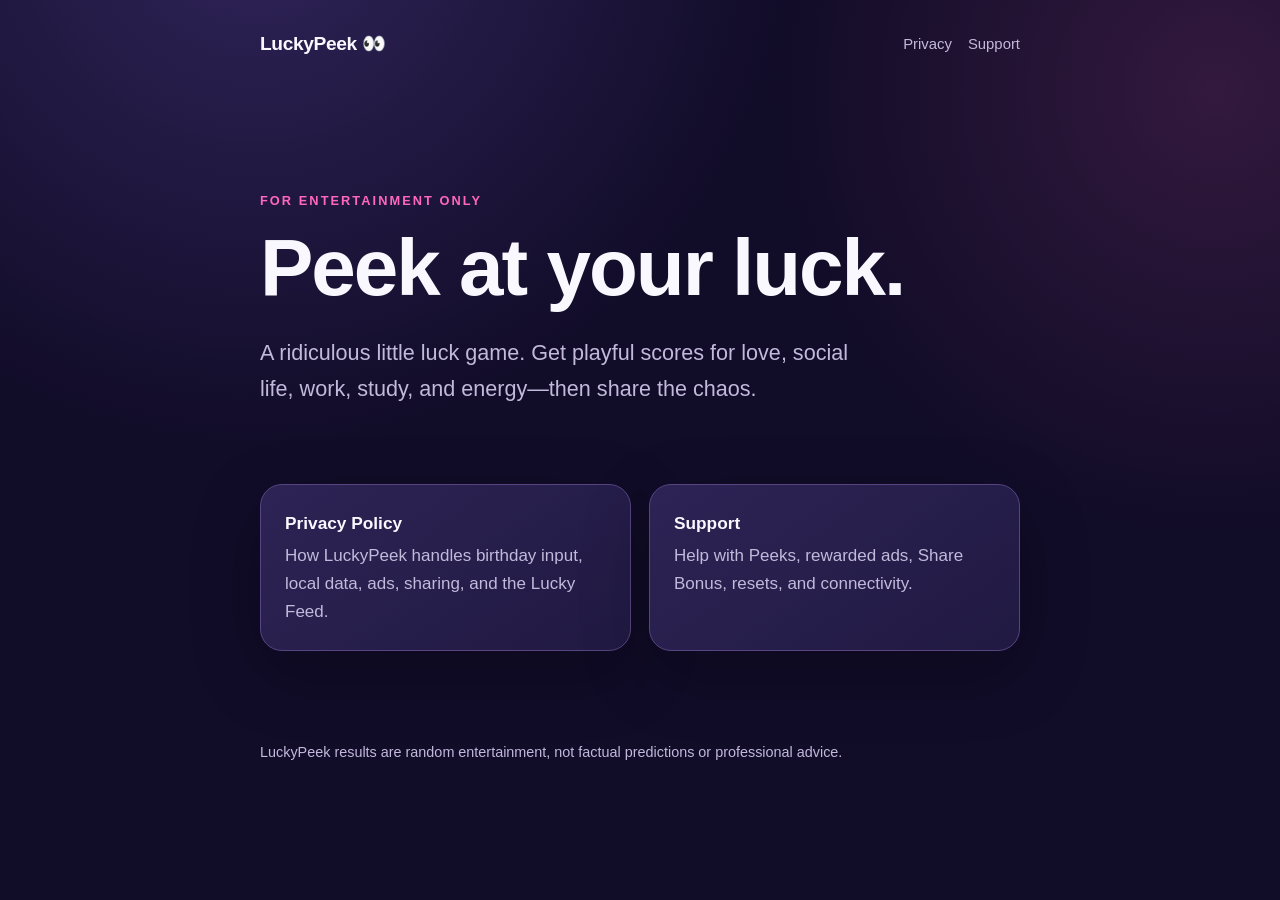
<file: web/index.html>
<!doctype html>
<html lang="en">
<head>
  <meta charset="utf-8">
  <meta name="viewport" content="width=device-width, initial-scale=1">
  <meta name="description" content="LuckyPeek is a playful daily luck game made for entertainment.">
  <title>LuckyPeek 👀</title>
  <link rel="stylesheet" href="./styles.css">
</head>
<body>
  <header class="site-header">
    <a class="brand" href="./">LuckyPeek 👀</a>
    <nav aria-label="Legal and support">
      <a href="./privacy/">Privacy</a>
      <a href="./support/">Support</a>
    </nav>
  </header>
  <main>
    <section class="hero">
      <p class="eyebrow">For entertainment only</p>
      <h1>Peek at your luck.</h1>
      <p class="lede">A ridiculous little luck game. Get playful scores for love, social life, work, study, and energy—then share the chaos.</p>
    </section>
    <section class="link-grid" aria-label="LuckyPeek information">
      <a class="link-card" href="./privacy/">
        <strong>Privacy Policy</strong>
        <span>How LuckyPeek handles birthday input, local data, ads, sharing, and the Lucky Feed.</span>
      </a>
      <a class="link-card" href="./support/">
        <strong>Support</strong>
        <span>Help with Peeks, rewarded ads, Share Bonus, resets, and connectivity.</span>
      </a>
    </section>
  </main>
  <footer class="site-footer">LuckyPeek results are random entertainment, not factual predictions or professional advice.</footer>
</body>
</html>
</file>
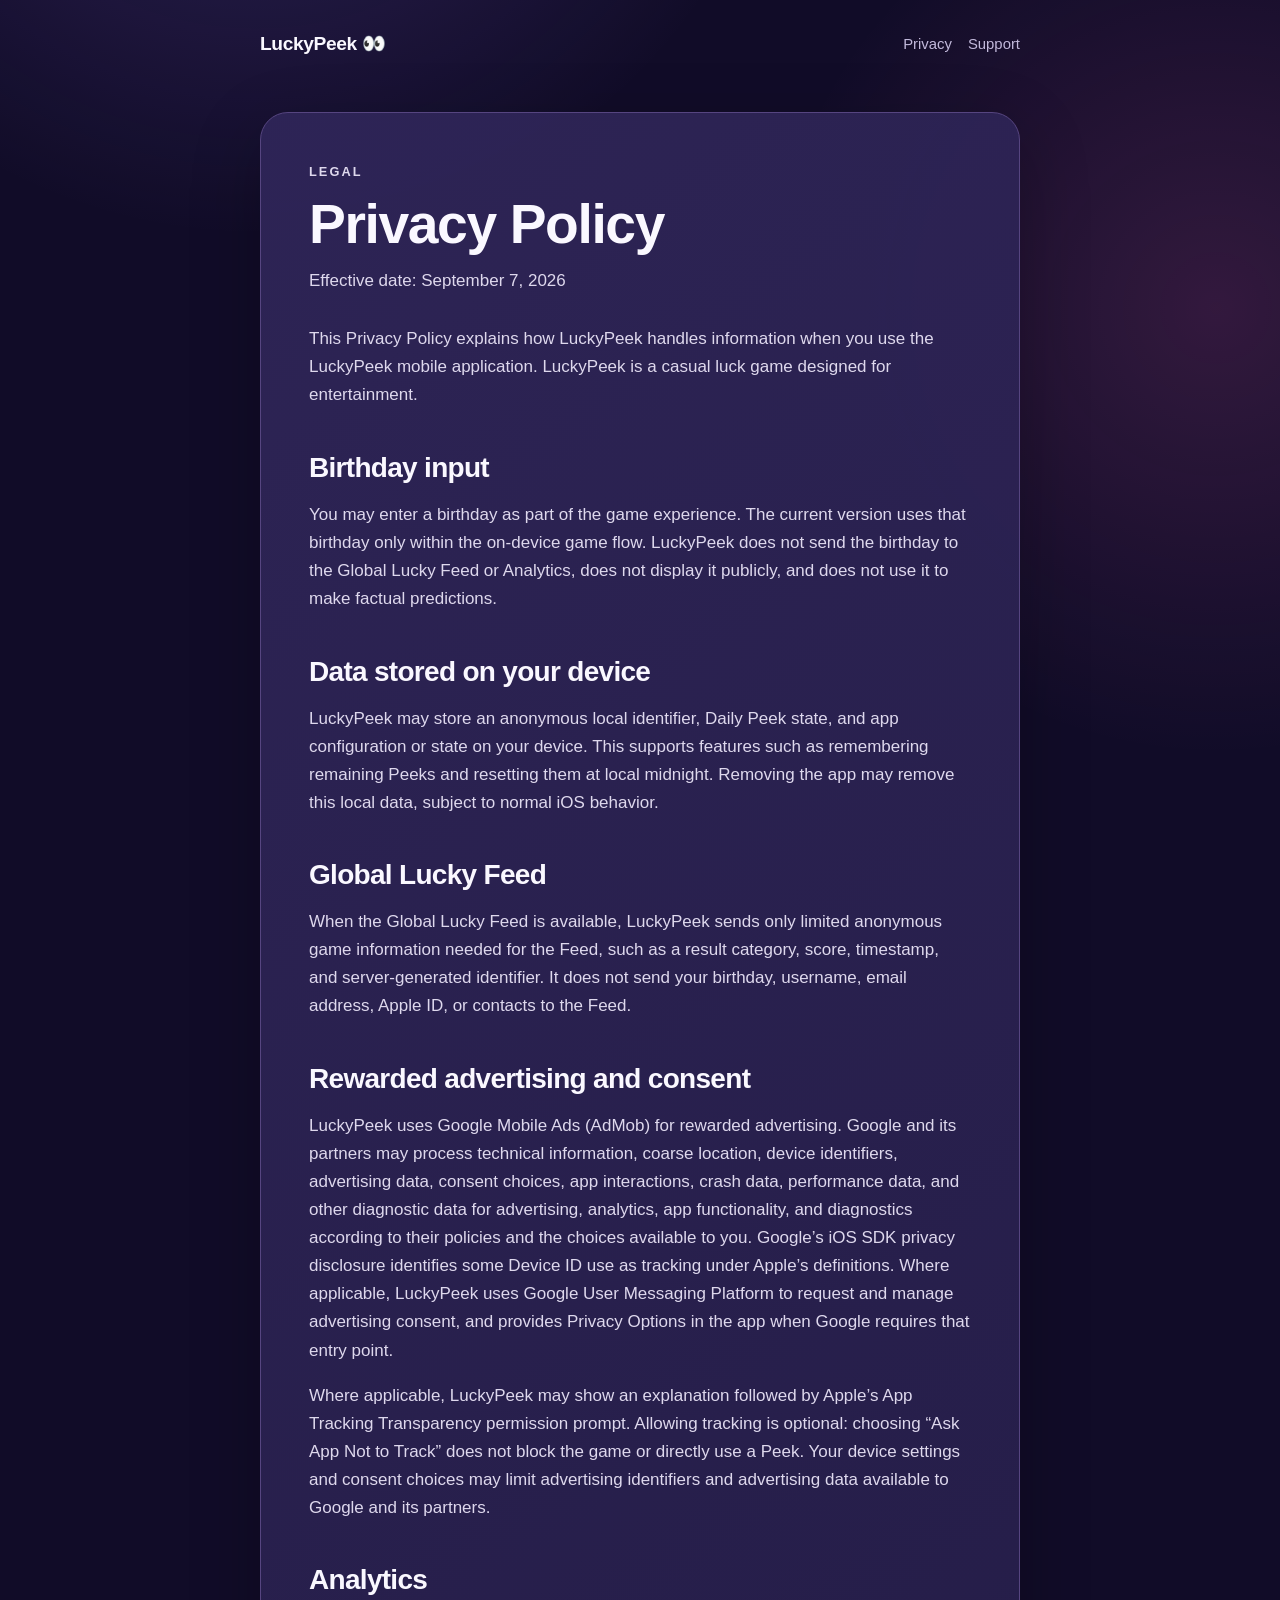
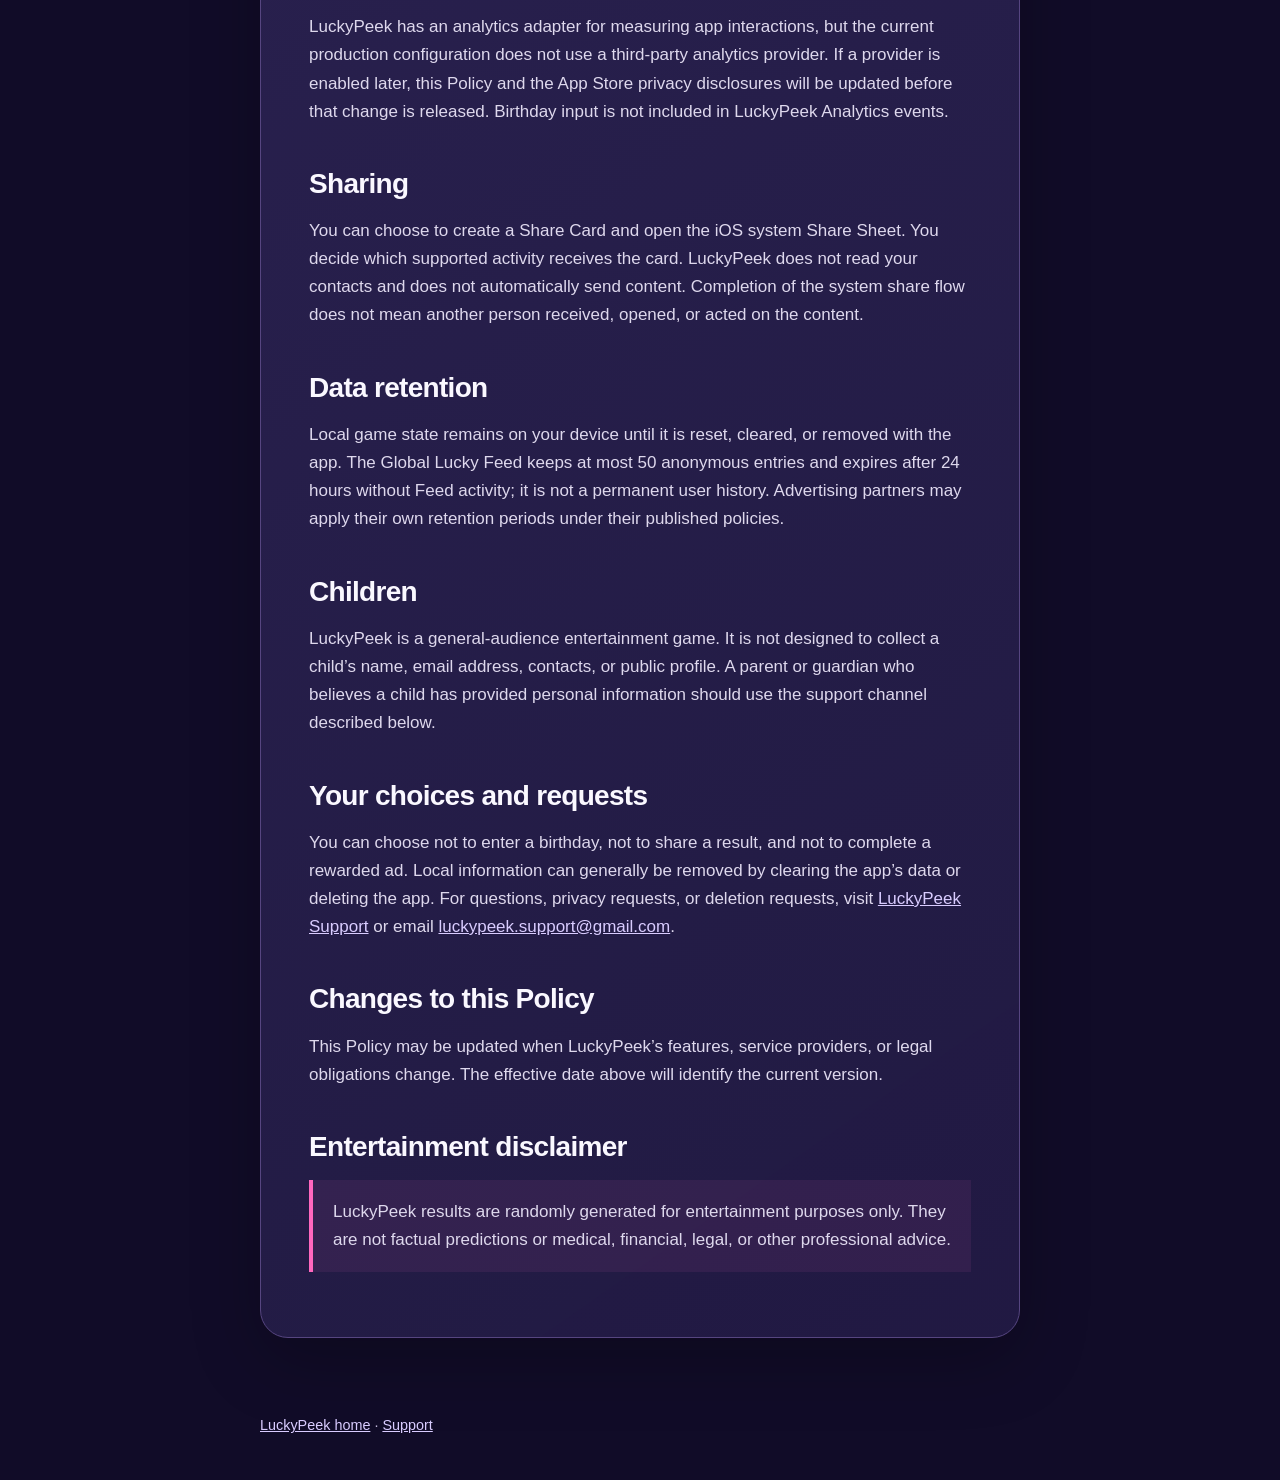
<file: web/privacy/index.html>
<!doctype html>
<html lang="en">
<head>
  <meta charset="utf-8">
  <meta name="viewport" content="width=device-width, initial-scale=1">
  <meta name="description" content="Privacy Policy for the LuckyPeek iOS app.">
  <title>Privacy Policy — LuckyPeek</title>
  <link rel="stylesheet" href="../styles.css">
</head>
<body>
  <header class="site-header">
    <a class="brand" href="../">LuckyPeek 👀</a>
    <nav aria-label="Legal and support">
      <a href="./" aria-current="page">Privacy</a>
      <a href="../support/">Support</a>
    </nav>
  </header>
  <main>
    <article class="document">
      <p class="eyebrow">Legal</p>
      <h1>Privacy Policy</h1>
      <p class="meta">Effective date: September 7, 2026</p>

      <p>This Privacy Policy explains how LuckyPeek handles information when you use the LuckyPeek mobile application. LuckyPeek is a casual luck game designed for entertainment.</p>

      <h2>Birthday input</h2>
      <p>You may enter a birthday as part of the game experience. The current version uses that birthday only within the on-device game flow. LuckyPeek does not send the birthday to the Global Lucky Feed or Analytics, does not display it publicly, and does not use it to make factual predictions.</p>

      <h2>Data stored on your device</h2>
      <p>LuckyPeek may store an anonymous local identifier, Daily Peek state, and app configuration or state on your device. This supports features such as remembering remaining Peeks and resetting them at local midnight. Removing the app may remove this local data, subject to normal iOS behavior.</p>

      <h2>Global Lucky Feed</h2>
      <p>When the Global Lucky Feed is available, LuckyPeek sends only limited anonymous game information needed for the Feed, such as a result category, score, timestamp, and server-generated identifier. It does not send your birthday, username, email address, Apple ID, or contacts to the Feed.</p>

      <h2>Rewarded advertising and consent</h2>
      <p>LuckyPeek uses Google Mobile Ads (AdMob) for rewarded advertising. Google and its partners may process technical information, coarse location, device identifiers, advertising data, consent choices, app interactions, crash data, performance data, and other diagnostic data for advertising, analytics, app functionality, and diagnostics according to their policies and the choices available to you. Google’s iOS SDK privacy disclosure identifies some Device ID use as tracking under Apple’s definitions. Where applicable, LuckyPeek uses Google User Messaging Platform to request and manage advertising consent, and provides Privacy Options in the app when Google requires that entry point.</p>
      <p>Where applicable, LuckyPeek may show an explanation followed by Apple’s App Tracking Transparency permission prompt. Allowing tracking is optional: choosing “Ask App Not to Track” does not block the game or directly use a Peek. Your device settings and consent choices may limit advertising identifiers and advertising data available to Google and its partners.</p>

      <h2>Analytics</h2>
      <p>LuckyPeek has an analytics adapter for measuring app interactions, but the current production configuration does not use a third-party analytics provider. If a provider is enabled later, this Policy and the App Store privacy disclosures will be updated before that change is released. Birthday input is not included in LuckyPeek Analytics events.</p>

      <h2>Sharing</h2>
      <p>You can choose to create a Share Card and open the iOS system Share Sheet. You decide which supported activity receives the card. LuckyPeek does not read your contacts and does not automatically send content. Completion of the system share flow does not mean another person received, opened, or acted on the content.</p>

      <h2>Data retention</h2>
      <p>Local game state remains on your device until it is reset, cleared, or removed with the app. The Global Lucky Feed keeps at most 50 anonymous entries and expires after 24 hours without Feed activity; it is not a permanent user history. Advertising partners may apply their own retention periods under their published policies.</p>

      <h2>Children</h2>
      <p>LuckyPeek is a general-audience entertainment game. It is not designed to collect a child’s name, email address, contacts, or public profile. A parent or guardian who believes a child has provided personal information should use the support channel described below.</p>

      <h2>Your choices and requests</h2>
      <p>You can choose not to enter a birthday, not to share a result, and not to complete a rewarded ad. Local information can generally be removed by clearing the app’s data or deleting the app. For questions, privacy requests, or deletion requests, visit <a href="../support/">LuckyPeek Support</a> or email <a href="mailto:luckypeek.support@gmail.com">luckypeek.support@gmail.com</a>.</p>

      <h2>Changes to this Policy</h2>
      <p>This Policy may be updated when LuckyPeek’s features, service providers, or legal obligations change. The effective date above will identify the current version.</p>

      <h2>Entertainment disclaimer</h2>
      <p class="notice">LuckyPeek results are randomly generated for entertainment purposes only. They are not factual predictions or medical, financial, legal, or other professional advice.</p>
    </article>
  </main>
  <footer class="site-footer"><a href="../">LuckyPeek home</a> · <a href="../support/">Support</a></footer>
</body>
</html>
</file>
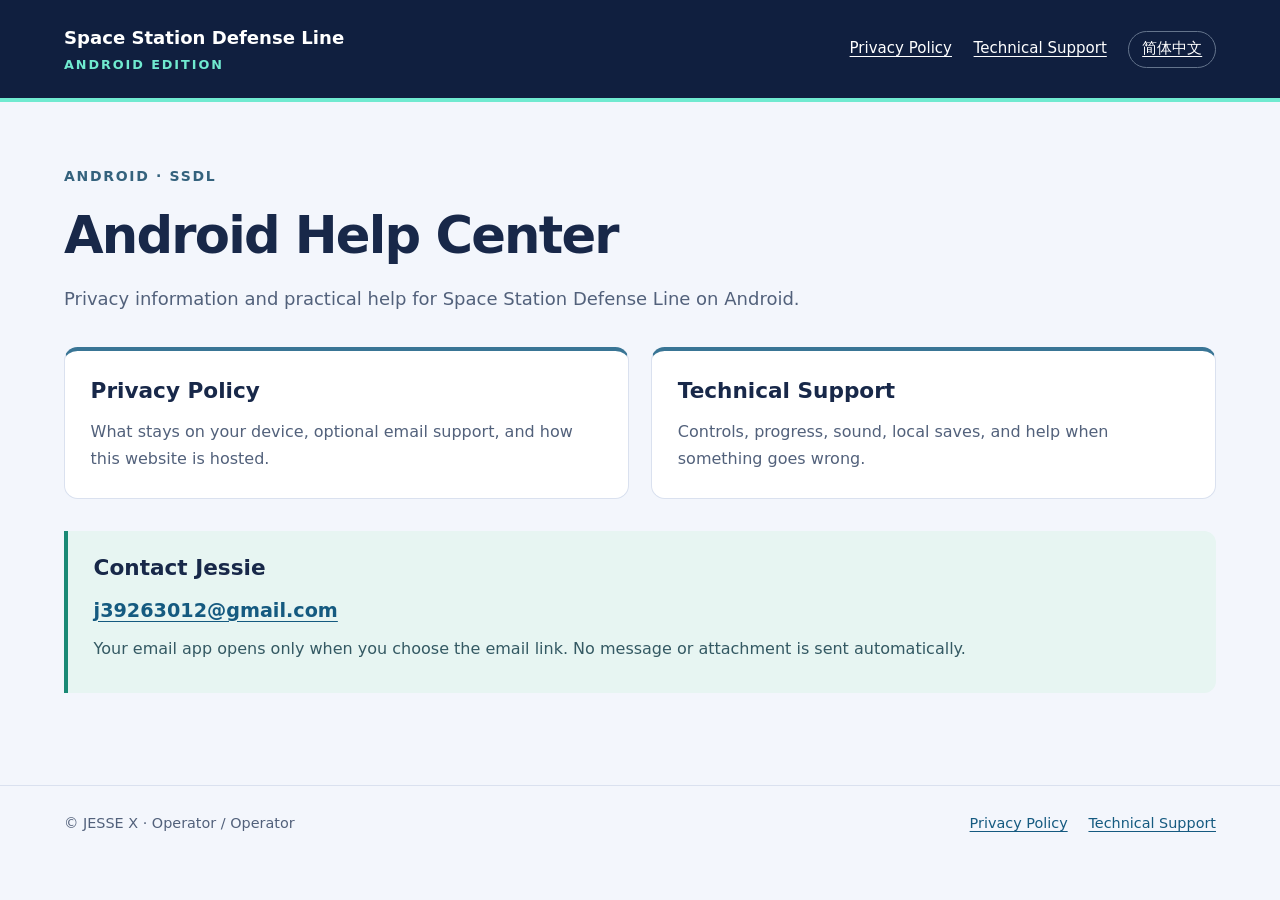
<file: web/ssdl-android/index.html>
<!doctype html>
<html lang="en"><head><meta charset="utf-8"><meta name="viewport" content="width=device-width,initial-scale=1"><meta name="color-scheme" content="light"><meta name="referrer" content="no-referrer"><meta http-equiv="Content-Security-Policy" content="default-src 'none'; style-src 'self'; img-src 'self'; base-uri 'none'; form-action 'none'"><title>Android Help Center · Space Station Defense Line</title><meta name="description" content="Privacy information and practical help for Space Station Defense Line on Android."><link rel="canonical" href="https://jesse-xwj.github.io/luckypeek-pages/ssdl-android/"><link rel="alternate" hreflang="zh-Hans" href="https://jesse-xwj.github.io/luckypeek-pages/ssdl-android/zh/"><link rel="stylesheet" href="styles.css"></head>
<body><a class="skip" href="#main">Skip to content</a><header><div class="wrap topbar"><a class="brand" href="./">Space Station Defense Line<span>ANDROID EDITION</span></a><nav aria-label="Main navigation"><a href="privacy/">Privacy Policy</a><a href="support/">Technical Support</a><a class="language" href="zh/" lang="zh-Hans" hreflang="zh-Hans" aria-label="Language: 简体中文">简体中文</a></nav></div></header><main id="main" class="wrap"><p class="eyebrow">Android · SSDL</p><h1>Android Help Center</h1><p class="intro">Privacy information and practical help for Space Station Defense Line on Android.</p><div class="cards"><a class="card" href="privacy/"><h2>Privacy Policy</h2><p>What stays on your device, optional email support, and how this website is hosted.</p></a><a class="card" href="support/"><h2>Technical Support</h2><p>Controls, progress, sound, local saves, and help when something goes wrong.</p></a></div><aside class="contact"><h2>Contact Jessie</h2><a href="mailto:j39263012@gmail.com">j39263012@gmail.com</a><p>Your email app opens only when you choose the email link. No message or attachment is sent automatically.</p></aside></main><footer><div class="wrap"><span>© JESSE X · Operator / Operator</span><div class="footer-links"><a href="privacy/">Privacy Policy</a><a href="support/">Technical Support</a></div></div></footer></body></html>
</file>
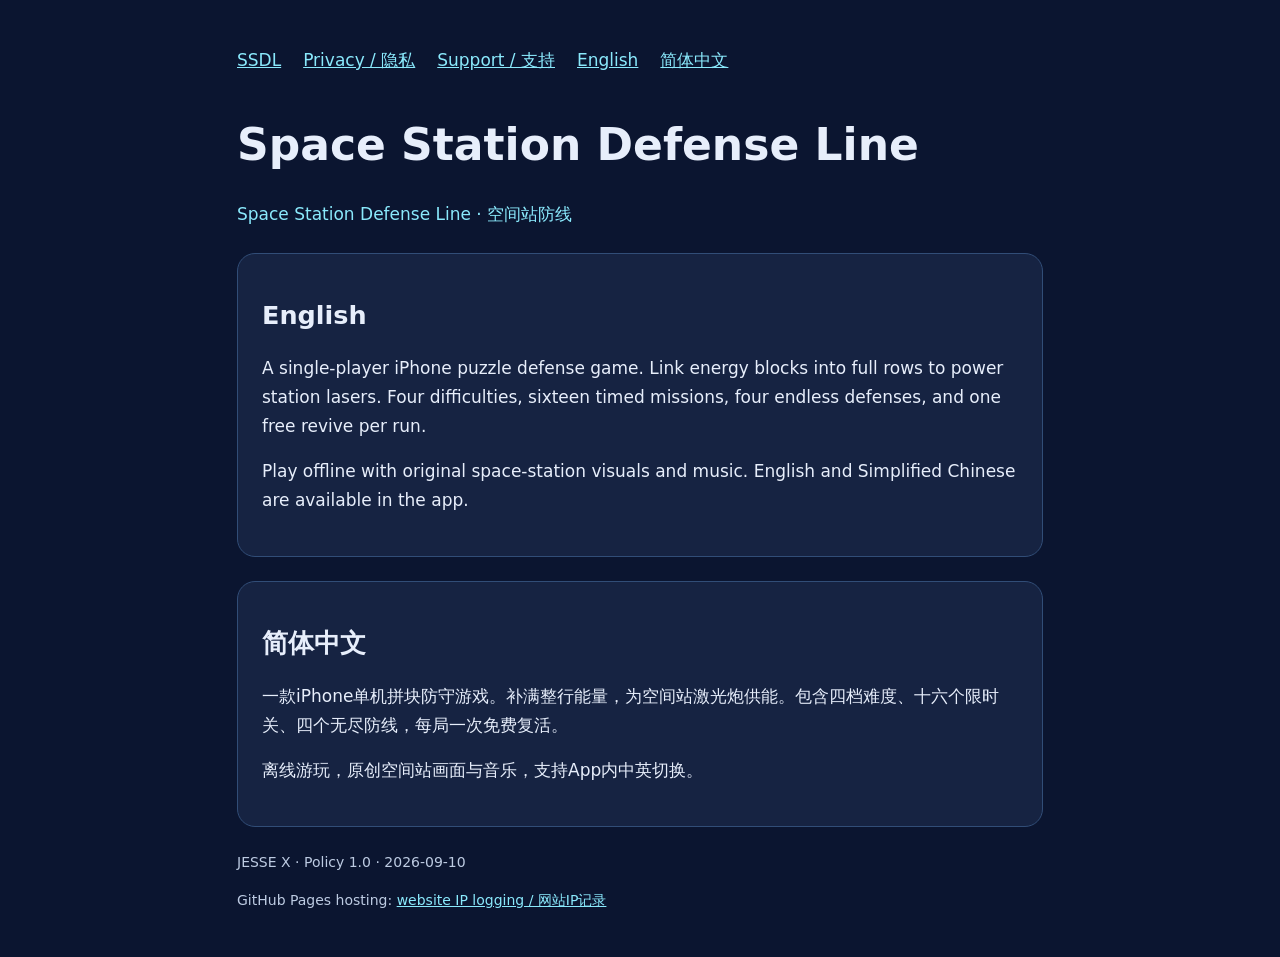
<file: web/ssdl/index.html>
<!doctype html><html lang="en"><head><meta charset="utf-8"><meta name="viewport" content="width=device-width,initial-scale=1"><title>Space Station Defense Line · SSDL</title><style>*{box-sizing:border-box}body{margin:0;background:#0b1530;color:#e7eefb;font:17px/1.7 system-ui,sans-serif}main{max-width:850px;margin:auto;padding:30px 22px}a{color:#8ae9fc}nav{display:flex;flex-wrap:wrap;gap:22px;padding:16px 0}article{background:#162342;border:1px solid #314d77;border-radius:18px;padding:24px;margin:24px 0}h1{line-height:1.15;font-size:clamp(28px,6vw,44px)}h2{line-height:1.3}h3{margin-bottom:4px}p{overflow-wrap:anywhere}footer{font-size:14px;color:#bdcbe2}.badge{color:#8ae9fc}section{scroll-margin-top:16px}</style></head><body><main><nav><a href="./">SSDL</a><a href="./privacy/">Privacy / 隐私</a><a href="./support/">Support / 支持</a><a href="#en">English</a><a href="#zh-Hans">简体中文</a></nav><h1>Space Station Defense Line</h1><p class="badge">Space Station Defense Line · 空间站防线</p><article id="en" lang="en"><h2>English</h2><p>A single-player iPhone puzzle defense game. Link energy blocks into full rows to power station lasers. Four difficulties, sixteen timed missions, four endless defenses, and one free revive per run.</p><p>Play offline with original space-station visuals and music. English and Simplified Chinese are available in the app.</p></article><article id="zh-Hans" lang="zh-Hans"><h2>简体中文</h2><p>一款iPhone单机拼块防守游戏。补满整行能量，为空间站激光炮供能。包含四档难度、十六个限时关、四个无尽防线，每局一次免费复活。</p><p>离线游玩，原创空间站画面与音乐，支持App内中英切换。</p></article><footer>JESSE X · Policy 1.0 · 2026-09-10<p>GitHub Pages hosting: <a href="https://docs.github.com/en/pages/getting-started-with-github-pages/what-is-github-pages#data-collection">website IP logging / 网站IP记录</a></p></footer></main></body></html>
</file>
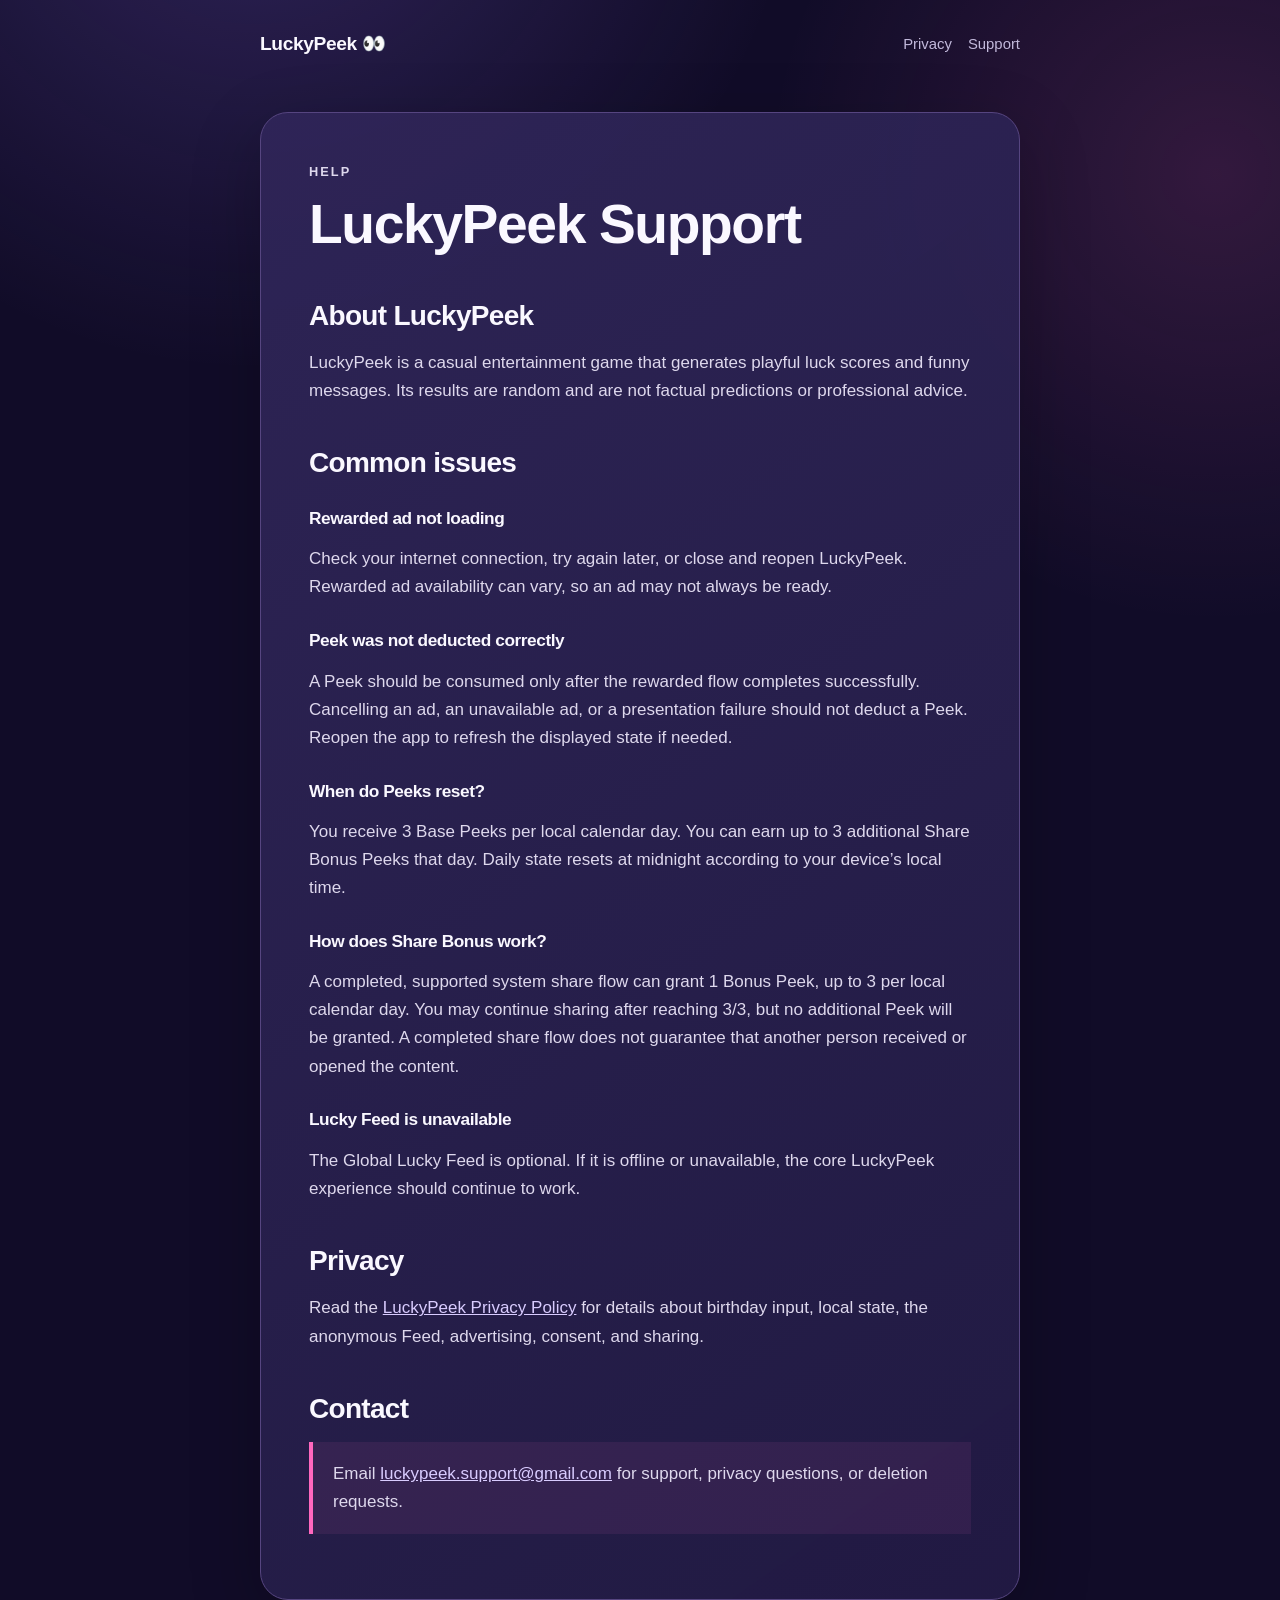
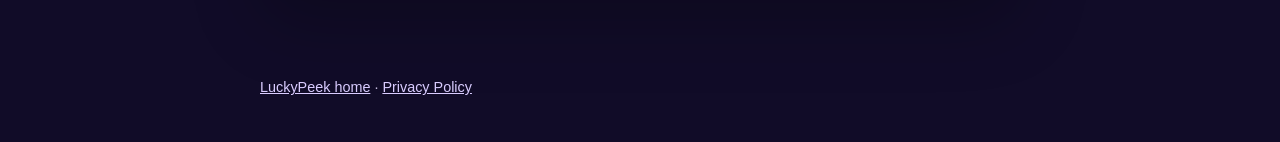
<file: web/support/index.html>
<!doctype html>
<html lang="en">
<head>
  <meta charset="utf-8">
  <meta name="viewport" content="width=device-width, initial-scale=1">
  <meta name="description" content="Help and support for the LuckyPeek iOS app.">
  <title>Support — LuckyPeek</title>
  <link rel="stylesheet" href="../styles.css">
</head>
<body>
  <header class="site-header">
    <a class="brand" href="../">LuckyPeek 👀</a>
    <nav aria-label="Legal and support">
      <a href="../privacy/">Privacy</a>
      <a href="./" aria-current="page">Support</a>
    </nav>
  </header>
  <main>
    <article class="document">
      <p class="eyebrow">Help</p>
      <h1>LuckyPeek Support</h1>

      <h2>About LuckyPeek</h2>
      <p>LuckyPeek is a casual entertainment game that generates playful luck scores and funny messages. Its results are random and are not factual predictions or professional advice.</p>

      <h2>Common issues</h2>

      <h3>Rewarded ad not loading</h3>
      <p>Check your internet connection, try again later, or close and reopen LuckyPeek. Rewarded ad availability can vary, so an ad may not always be ready.</p>

      <h3>Peek was not deducted correctly</h3>
      <p>A Peek should be consumed only after the rewarded flow completes successfully. Cancelling an ad, an unavailable ad, or a presentation failure should not deduct a Peek. Reopen the app to refresh the displayed state if needed.</p>

      <h3>When do Peeks reset?</h3>
      <p>You receive 3 Base Peeks per local calendar day. You can earn up to 3 additional Share Bonus Peeks that day. Daily state resets at midnight according to your device’s local time.</p>

      <h3>How does Share Bonus work?</h3>
      <p>A completed, supported system share flow can grant 1 Bonus Peek, up to 3 per local calendar day. You may continue sharing after reaching 3/3, but no additional Peek will be granted. A completed share flow does not guarantee that another person received or opened the content.</p>

      <h3>Lucky Feed is unavailable</h3>
      <p>The Global Lucky Feed is optional. If it is offline or unavailable, the core LuckyPeek experience should continue to work.</p>

      <h2>Privacy</h2>
      <p>Read the <a href="../privacy/">LuckyPeek Privacy Policy</a> for details about birthday input, local state, the anonymous Feed, advertising, consent, and sharing.</p>

      <h2>Contact</h2>
      <p class="notice">Email <a href="mailto:luckypeek.support@gmail.com">luckypeek.support@gmail.com</a> for support, privacy questions, or deletion requests.</p>
    </article>
  </main>
  <footer class="site-footer"><a href="../">LuckyPeek home</a> · <a href="../privacy/">Privacy Policy</a></footer>
</body>
</html>
</file>
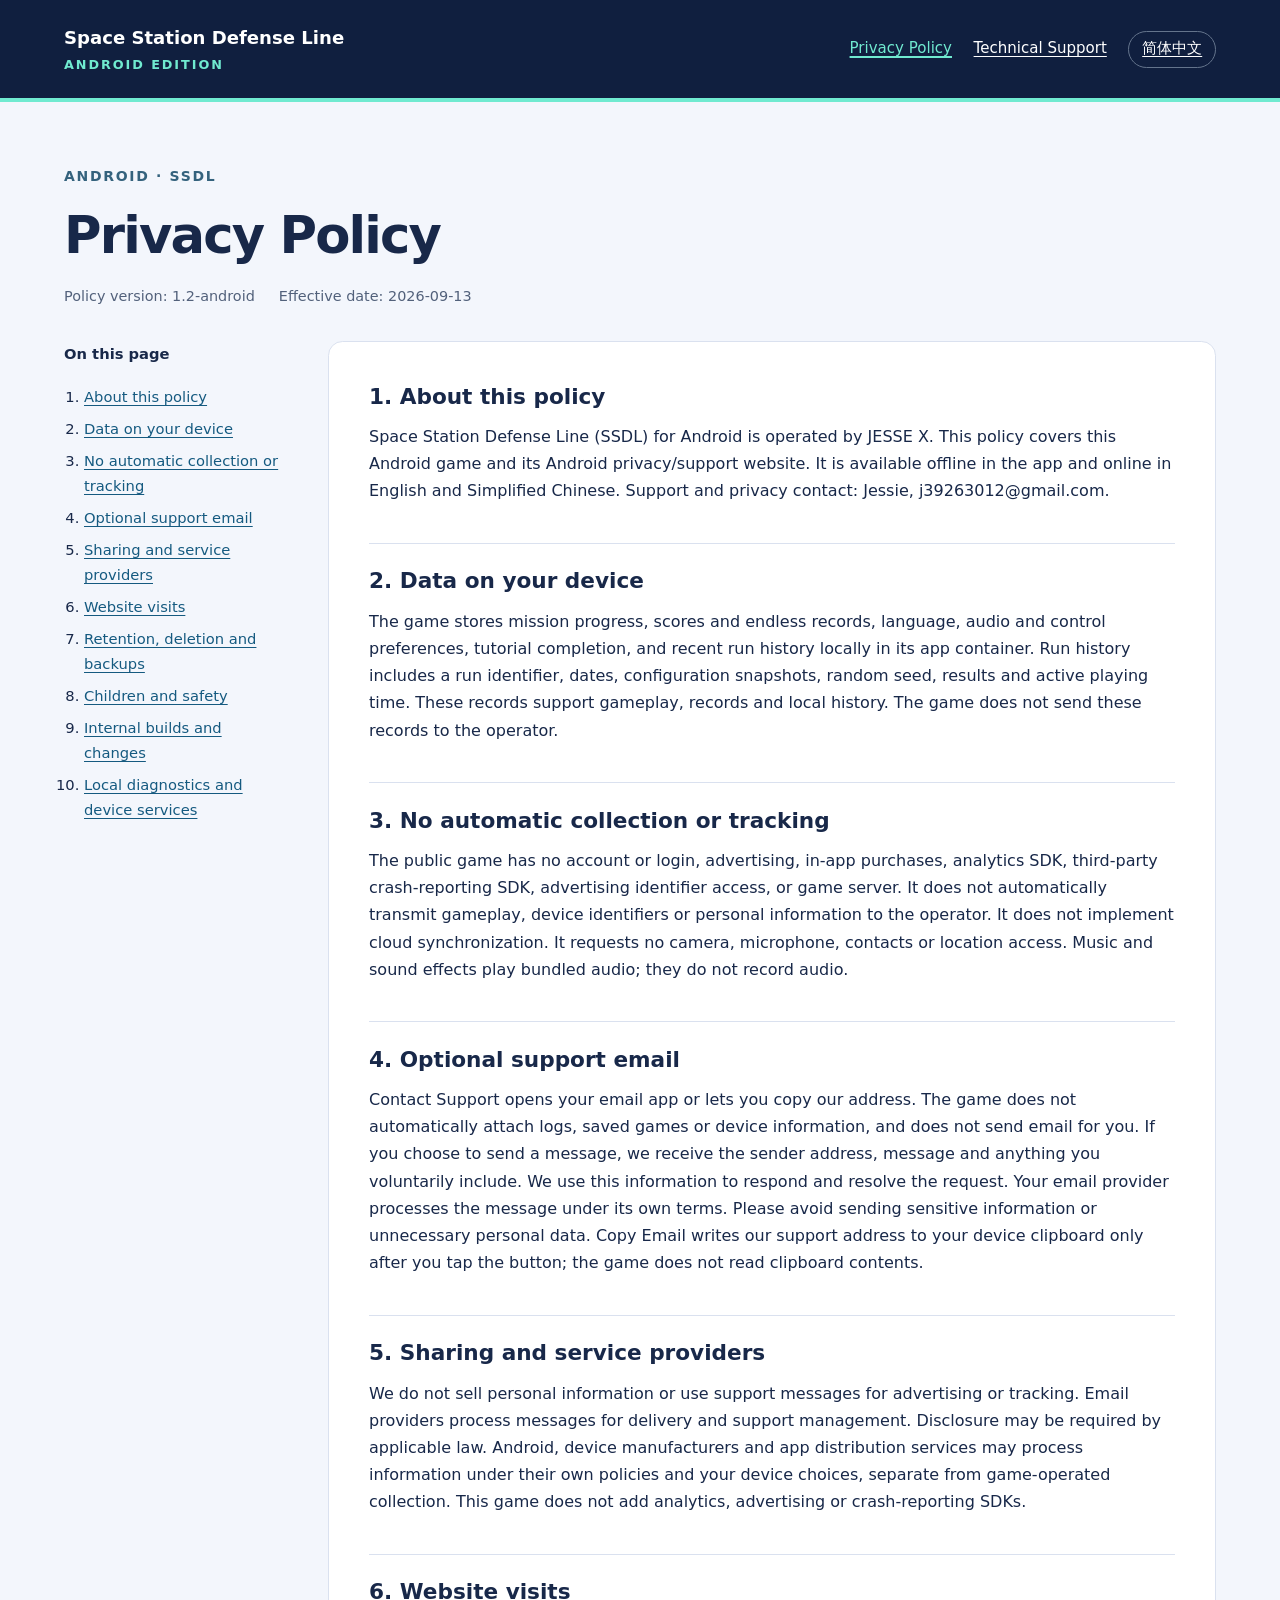
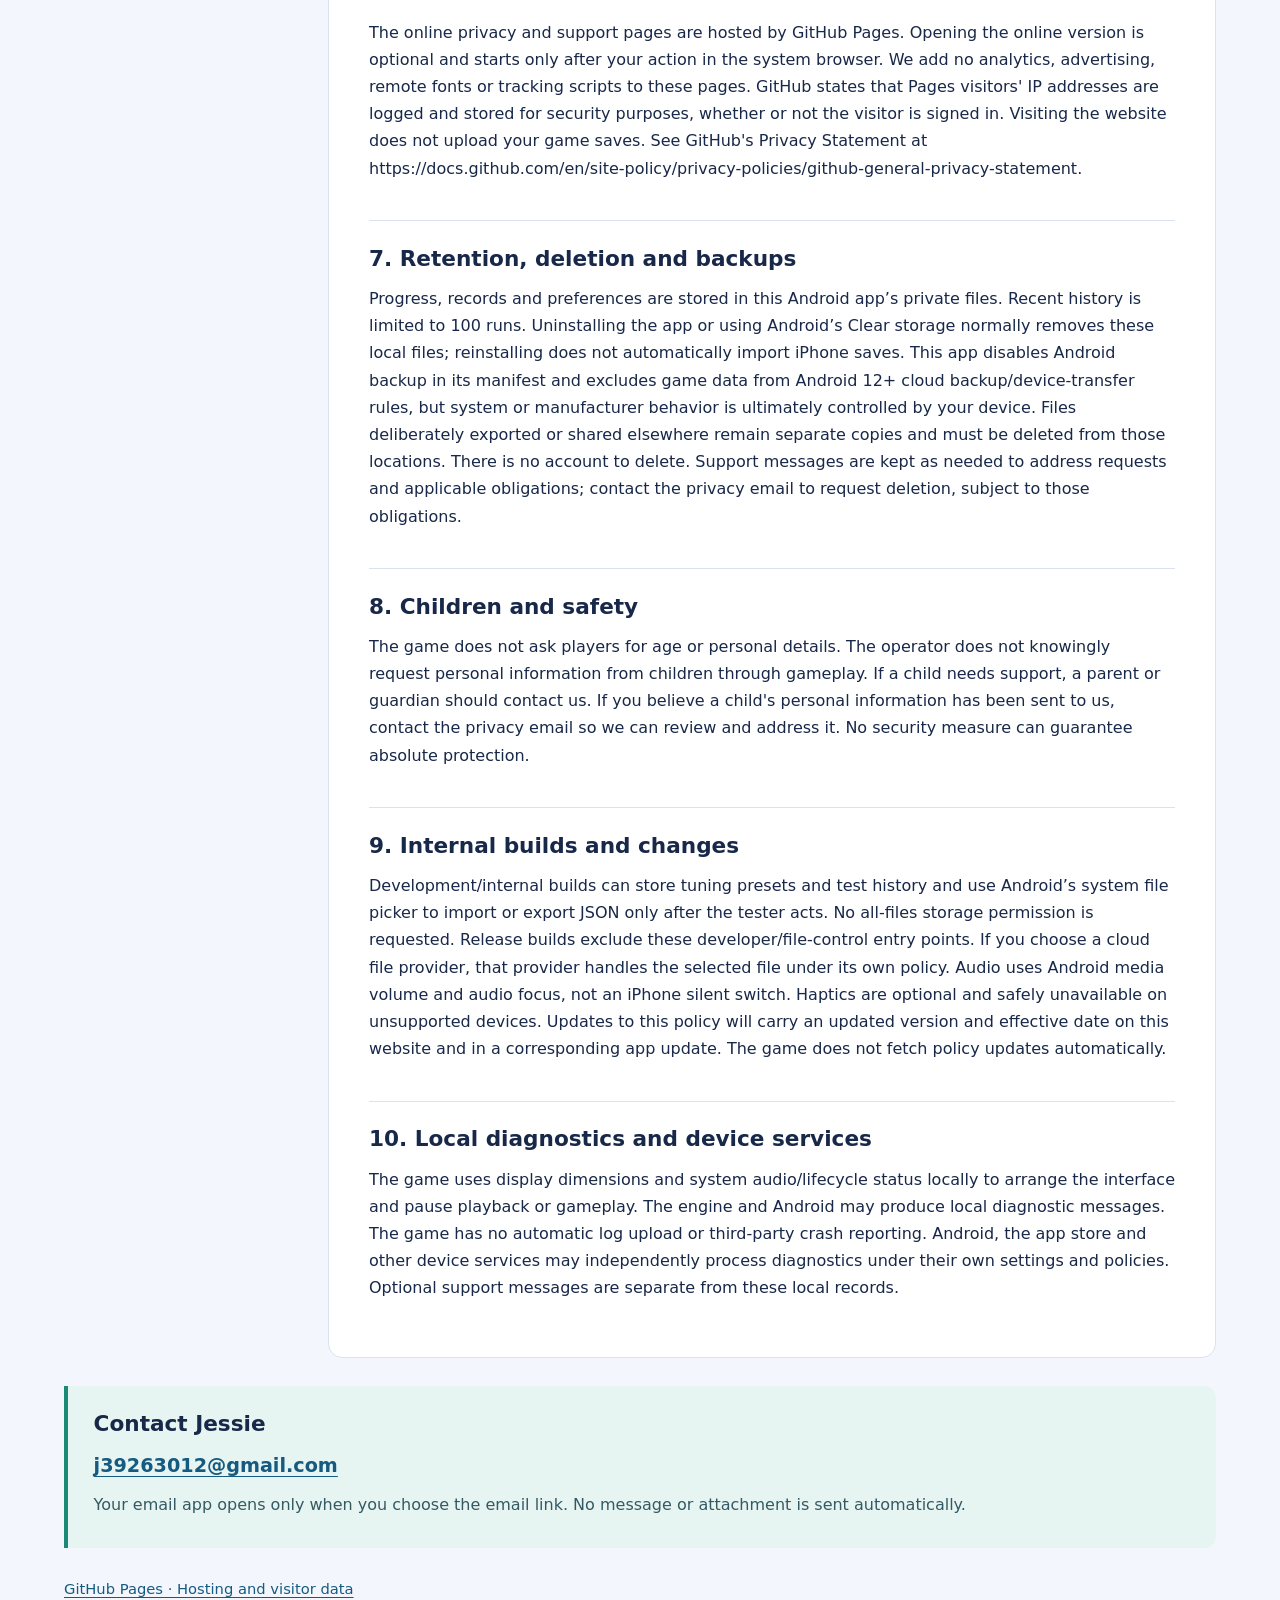
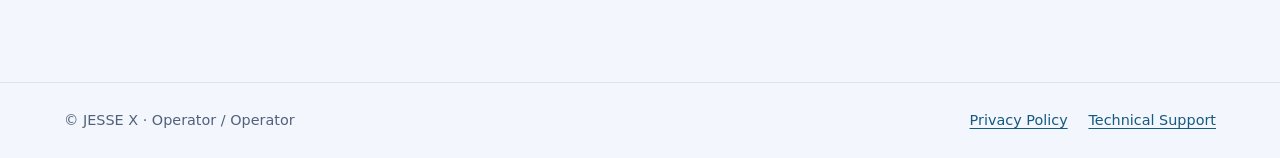
<file: web/ssdl-android/privacy/index.html>
<!doctype html>
<html lang="en"><head><meta charset="utf-8"><meta name="viewport" content="width=device-width,initial-scale=1"><meta name="color-scheme" content="light"><meta name="referrer" content="no-referrer"><meta http-equiv="Content-Security-Policy" content="default-src 'none'; style-src 'self'; img-src 'self'; base-uri 'none'; form-action 'none'"><title>Privacy Policy · Space Station Defense Line</title><meta name="description" content="What stays on your device, optional email support, and how this website is hosted."><link rel="canonical" href="https://jesse-xwj.github.io/luckypeek-pages/ssdl-android/privacy/"><link rel="alternate" hreflang="zh-Hans" href="https://jesse-xwj.github.io/luckypeek-pages/ssdl-android/zh/privacy/"><link rel="stylesheet" href="../styles.css"></head>
<body><a class="skip" href="#main">Skip to content</a><header><div class="wrap topbar"><a class="brand" href="../">Space Station Defense Line<span>ANDROID EDITION</span></a><nav aria-label="Main navigation"><a href="./" aria-current="page">Privacy Policy</a><a href="../support/">Technical Support</a><a class="language" href="../zh/privacy/" lang="zh-Hans" hreflang="zh-Hans" aria-label="Language: 简体中文">简体中文</a></nav></div></header><main id="main" class="wrap"><p class="eyebrow">Android · SSDL</p><h1>Privacy Policy</h1><div class="meta"><span>Policy version: 1.2-android</span><span>Effective date: <time datetime="2026-09-13">2026-09-13</time></span></div><div class="document"><aside class="toc"><strong>On this page</strong><ol><li><a href="#section-1">About this policy</a></li><li><a href="#section-2">Data on your device</a></li><li><a href="#section-3">No automatic collection or tracking</a></li><li><a href="#section-4">Optional support email</a></li><li><a href="#section-5">Sharing and service providers</a></li><li><a href="#section-6">Website visits</a></li><li><a href="#section-7">Retention, deletion and backups</a></li><li><a href="#section-8">Children and safety</a></li><li><a href="#section-9">Internal builds and changes</a></li><li><a href="#section-10">Local diagnostics and device services</a></li></ol></aside><article class="prose"><section id="section-1"><h2>1. About this policy</h2><p>Space Station Defense Line (SSDL) for Android is operated by JESSE X. This policy covers this Android game and its Android privacy/support website. It is available offline in the app and online in English and Simplified Chinese. Support and privacy contact: Jessie, j39263012@gmail.com.</p></section><section id="section-2"><h2>2. Data on your device</h2><p>The game stores mission progress, scores and endless records, language, audio and control preferences, tutorial completion, and recent run history locally in its app container. Run history includes a run identifier, dates, configuration snapshots, random seed, results and active playing time. These records support gameplay, records and local history. The game does not send these records to the operator.</p></section><section id="section-3"><h2>3. No automatic collection or tracking</h2><p>The public game has no account or login, advertising, in-app purchases, analytics SDK, third-party crash-reporting SDK, advertising identifier access, or game server. It does not automatically transmit gameplay, device identifiers or personal information to the operator. It does not implement cloud synchronization. It requests no camera, microphone, contacts or location access. Music and sound effects play bundled audio; they do not record audio.</p></section><section id="section-4"><h2>4. Optional support email</h2><p>Contact Support opens your email app or lets you copy our address. The game does not automatically attach logs, saved games or device information, and does not send email for you. If you choose to send a message, we receive the sender address, message and anything you voluntarily include. We use this information to respond and resolve the request. Your email provider processes the message under its own terms. Please avoid sending sensitive information or unnecessary personal data. Copy Email writes our support address to your device clipboard only after you tap the button; the game does not read clipboard contents.</p></section><section id="section-5"><h2>5. Sharing and service providers</h2><p>We do not sell personal information or use support messages for advertising or tracking. Email providers process messages for delivery and support management. Disclosure may be required by applicable law. Android, device manufacturers and app distribution services may process information under their own policies and your device choices, separate from game-operated collection. This game does not add analytics, advertising or crash-reporting SDKs.</p></section><section id="section-6"><h2>6. Website visits</h2><p>The online privacy and support pages are hosted by GitHub Pages. Opening the online version is optional and starts only after your action in the system browser. We add no analytics, advertising, remote fonts or tracking scripts to these pages. GitHub states that Pages visitors&#39; IP addresses are logged and stored for security purposes, whether or not the visitor is signed in. Visiting the website does not upload your game saves. See GitHub&#39;s Privacy Statement at https://docs.github.com/en/site-policy/privacy-policies/github-general-privacy-statement.</p></section><section id="section-7"><h2>7. Retention, deletion and backups</h2><p>Progress, records and preferences are stored in this Android app’s private files. Recent history is limited to 100 runs. Uninstalling the app or using Android’s Clear storage normally removes these local files; reinstalling does not automatically import iPhone saves. This app disables Android backup in its manifest and excludes game data from Android 12+ cloud backup/device-transfer rules, but system or manufacturer behavior is ultimately controlled by your device. Files deliberately exported or shared elsewhere remain separate copies and must be deleted from those locations. There is no account to delete. Support messages are kept as needed to address requests and applicable obligations; contact the privacy email to request deletion, subject to those obligations.</p></section><section id="section-8"><h2>8. Children and safety</h2><p>The game does not ask players for age or personal details. The operator does not knowingly request personal information from children through gameplay. If a child needs support, a parent or guardian should contact us. If you believe a child&#39;s personal information has been sent to us, contact the privacy email so we can review and address it. No security measure can guarantee absolute protection.</p></section><section id="section-9"><h2>9. Internal builds and changes</h2><p>Development/internal builds can store tuning presets and test history and use Android’s system file picker to import or export JSON only after the tester acts. No all-files storage permission is requested. Release builds exclude these developer/file-control entry points. If you choose a cloud file provider, that provider handles the selected file under its own policy. Audio uses Android media volume and audio focus, not an iPhone silent switch. Haptics are optional and safely unavailable on unsupported devices. Updates to this policy will carry an updated version and effective date on this website and in a corresponding app update. The game does not fetch policy updates automatically.</p></section><section id="section-10"><h2>10. Local diagnostics and device services</h2><p>The game uses display dimensions and system audio/lifecycle status locally to arrange the interface and pause playback or gameplay. The engine and Android may produce local diagnostic messages. The game has no automatic log upload or third-party crash reporting. Android, the app store and other device services may independently process diagnostics under their own settings and policies. Optional support messages are separate from these local records.</p></section></article></div><aside class="contact"><h2>Contact Jessie</h2><a href="mailto:j39263012@gmail.com">j39263012@gmail.com</a><p>Your email app opens only when you choose the email link. No message or attachment is sent automatically.</p></aside><p class="notice"><a href="https://docs.github.com/en/pages/getting-started-with-github-pages/what-is-github-pages">GitHub Pages · Hosting and visitor data</a></p></main><footer><div class="wrap"><span>© JESSE X · Operator / Operator</span><div class="footer-links"><a href="./">Privacy Policy</a><a href="../support/">Technical Support</a></div></div></footer></body></html>
</file>
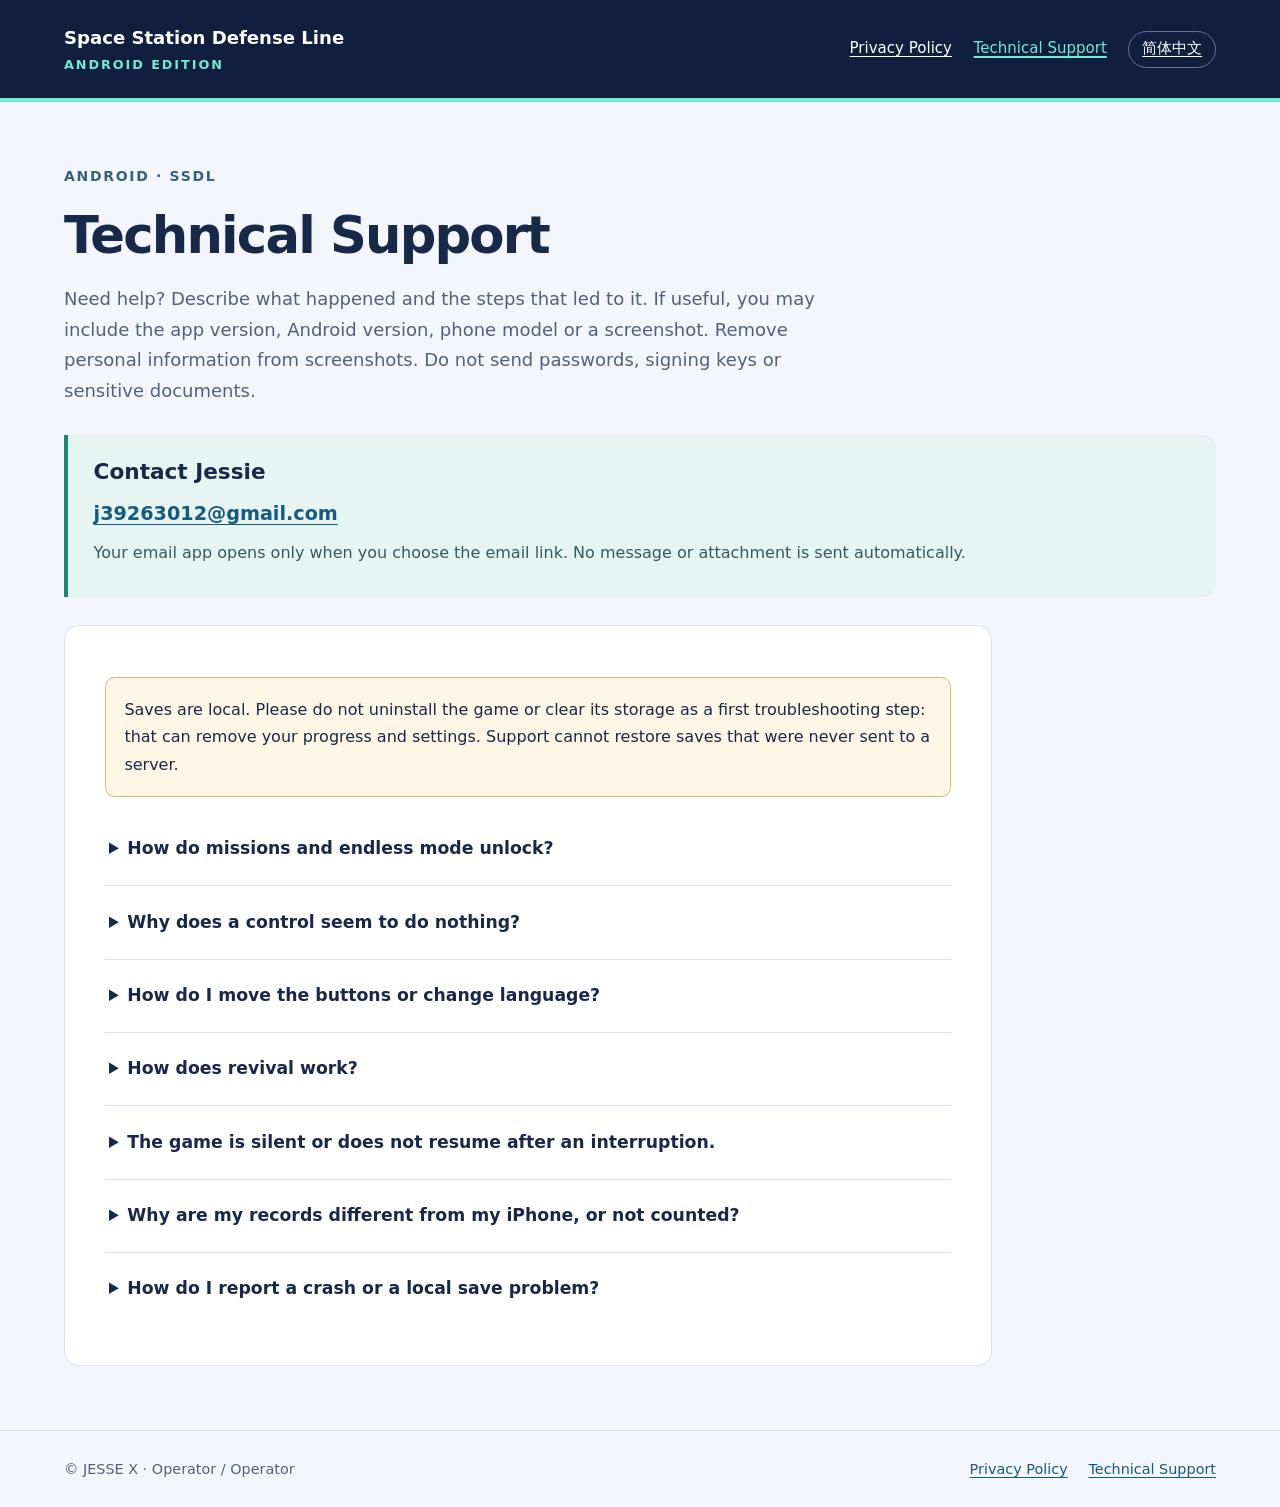
<file: web/ssdl-android/support/index.html>
<!doctype html>
<html lang="en"><head><meta charset="utf-8"><meta name="viewport" content="width=device-width,initial-scale=1"><meta name="color-scheme" content="light"><meta name="referrer" content="no-referrer"><meta http-equiv="Content-Security-Policy" content="default-src 'none'; style-src 'self'; img-src 'self'; base-uri 'none'; form-action 'none'"><title>Technical Support · Space Station Defense Line</title><meta name="description" content="Controls, progress, sound, local saves, and help when something goes wrong."><link rel="canonical" href="https://jesse-xwj.github.io/luckypeek-pages/ssdl-android/support/"><link rel="alternate" hreflang="zh-Hans" href="https://jesse-xwj.github.io/luckypeek-pages/ssdl-android/zh/support/"><link rel="stylesheet" href="../styles.css"></head>
<body><a class="skip" href="#main">Skip to content</a><header><div class="wrap topbar"><a class="brand" href="../">Space Station Defense Line<span>ANDROID EDITION</span></a><nav aria-label="Main navigation"><a href="../privacy/">Privacy Policy</a><a href="./" aria-current="page">Technical Support</a><a class="language" href="../zh/support/" lang="zh-Hans" hreflang="zh-Hans" aria-label="Language: 简体中文">简体中文</a></nav></div></header><main id="main" class="wrap"><p class="eyebrow">Android · SSDL</p><h1>Technical Support</h1><p class="intro">Need help? Describe what happened and the steps that led to it. If useful, you may include the app version, Android version, phone model or a screenshot. Remove personal information from screenshots. Do not send passwords, signing keys or sensitive documents.</p><aside class="contact"><h2>Contact Jessie</h2><a href="mailto:j39263012@gmail.com">j39263012@gmail.com</a><p>Your email app opens only when you choose the email link. No message or attachment is sent automatically.</p></aside><div class="help"><p class="warning">Saves are local. Please do not uninstall the game or clear its storage as a first troubleshooting step: that can remove your progress and settings. Support cannot restore saves that were never sent to a server.</p><details><summary>How do missions and endless mode unlock?</summary><p>Begin with Easy, 1 lane. Survive 1, 2, 3 or 4 minutes of active game time in the matching lane mission. Completing a mission unlocks the next one. Completing each difficulty’s 4-lane mission also unlocks its 4-lane endless mode. Pauses, time in the background and laser-clear freezes do not count toward the target.</p></details><details><summary>Why does a control seem to do nothing?</summary><p>Controls are unavailable while paused, during the 0.75-second laser-clear freeze, or at a revive/result screen. Rotating a single cell or square may look unchanged; blocked moves are rejected. Hold a left/right key to repeat, hold the double-down key for faster descent, and tap the down-to-line key to hard drop once. Moving your finger outside a button cancels that press.</p></details><details><summary>How do I move the buttons or change language?</summary><p>Open the gear icon in the lobby or game. Control Layout lets you drag and save the five operation keys, cancel changes or restore defaults. Language switches between English and Simplified Chinese. Closing settings during a run leaves the game paused until you choose Continue.</p></details><details><summary>How does revival work?</summary><p>Each run has one free revival, without an advertisement. After the first defeat, choose Free Revive to clear fixed blocks and active enemies while keeping score and active time. Clearing them this way gives no extra points. A second defeat or choosing End Run finishes the run.</p></details><details><summary>The game is silent or does not resume after an interruption.</summary><p>Check the Music and Sound Effects toggles and volumes in game settings, as well as Android media volume and your audio output. Returning from the background or an audio interruption requires Continue. The game does not replay missed effects. Reduce Effects is available for less motion; haptics depend on your device and system settings.</p></details><details><summary>Why are my records different from my iPhone, or not counted?</summary><p>Android stores its own progress and does not synchronize iPhone saves. Standard endless records track best active survival time and highest final score separately for each difficulty. Tutorial runs, test runs and abandoned runs do not improve standard records. The run’s normal free revival does not by itself make it a test run.</p></details><details><summary>How do I report a crash or a local save problem?</summary><p>Write to Jessie using the address above. Explain which screen or action failed and whether it happens again after restarting the app. Keep existing app data until you have decided whether losing local progress is acceptable. We do not automatically receive crash logs, saved games or device information.</p></details></div></main><footer><div class="wrap"><span>© JESSE X · Operator / Operator</span><div class="footer-links"><a href="../privacy/">Privacy Policy</a><a href="./">Technical Support</a></div></div></footer></body></html>
</file>
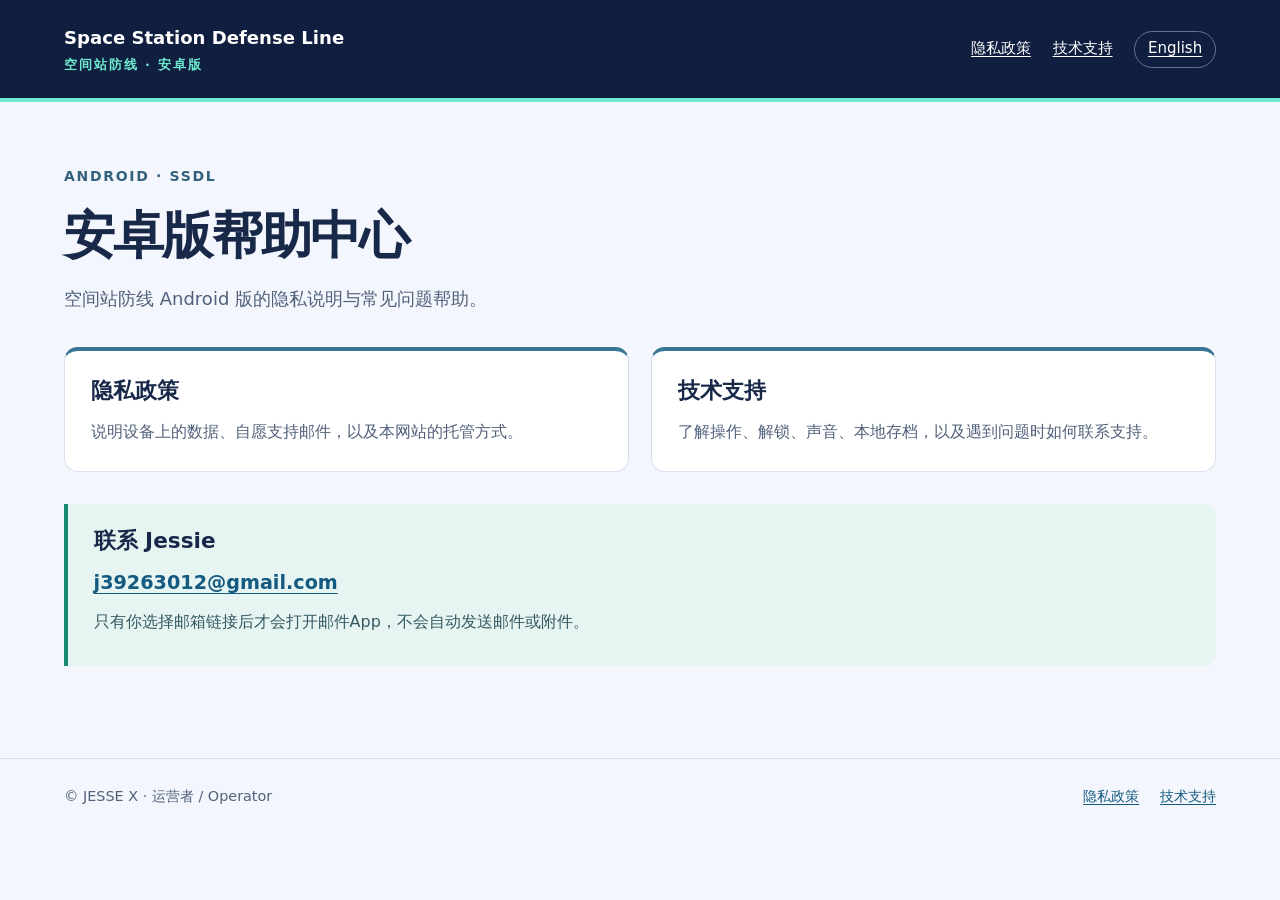
<file: web/ssdl-android/zh/index.html>
<!doctype html>
<html lang="zh-Hans"><head><meta charset="utf-8"><meta name="viewport" content="width=device-width,initial-scale=1"><meta name="color-scheme" content="light"><meta name="referrer" content="no-referrer"><meta http-equiv="Content-Security-Policy" content="default-src 'none'; style-src 'self'; img-src 'self'; base-uri 'none'; form-action 'none'"><title>安卓版帮助中心 · Space Station Defense Line</title><meta name="description" content="空间站防线 Android 版的隐私说明与常见问题帮助。"><link rel="canonical" href="https://jesse-xwj.github.io/luckypeek-pages/ssdl-android/zh/"><link rel="alternate" hreflang="en" href="https://jesse-xwj.github.io/luckypeek-pages/ssdl-android/"><link rel="stylesheet" href="../styles.css"></head>
<body><a class="skip" href="#main">跳到正文</a><header><div class="wrap topbar"><a class="brand" href="./">Space Station Defense Line<span>空间站防线 · 安卓版</span></a><nav aria-label="主导航"><a href="privacy/">隐私政策</a><a href="support/">技术支持</a><a class="language" href="../" lang="en" hreflang="en" aria-label="语言: English">English</a></nav></div></header><main id="main" class="wrap"><p class="eyebrow">Android · SSDL</p><h1>安卓版帮助中心</h1><p class="intro">空间站防线 Android 版的隐私说明与常见问题帮助。</p><div class="cards"><a class="card" href="privacy/"><h2>隐私政策</h2><p>说明设备上的数据、自愿支持邮件，以及本网站的托管方式。</p></a><a class="card" href="support/"><h2>技术支持</h2><p>了解操作、解锁、声音、本地存档，以及遇到问题时如何联系支持。</p></a></div><aside class="contact"><h2>联系 Jessie</h2><a href="mailto:j39263012@gmail.com">j39263012@gmail.com</a><p>只有你选择邮箱链接后才会打开邮件App，不会自动发送邮件或附件。</p></aside></main><footer><div class="wrap"><span>© JESSE X · 运营者 / Operator</span><div class="footer-links"><a href="privacy/">隐私政策</a><a href="support/">技术支持</a></div></div></footer></body></html>
</file>
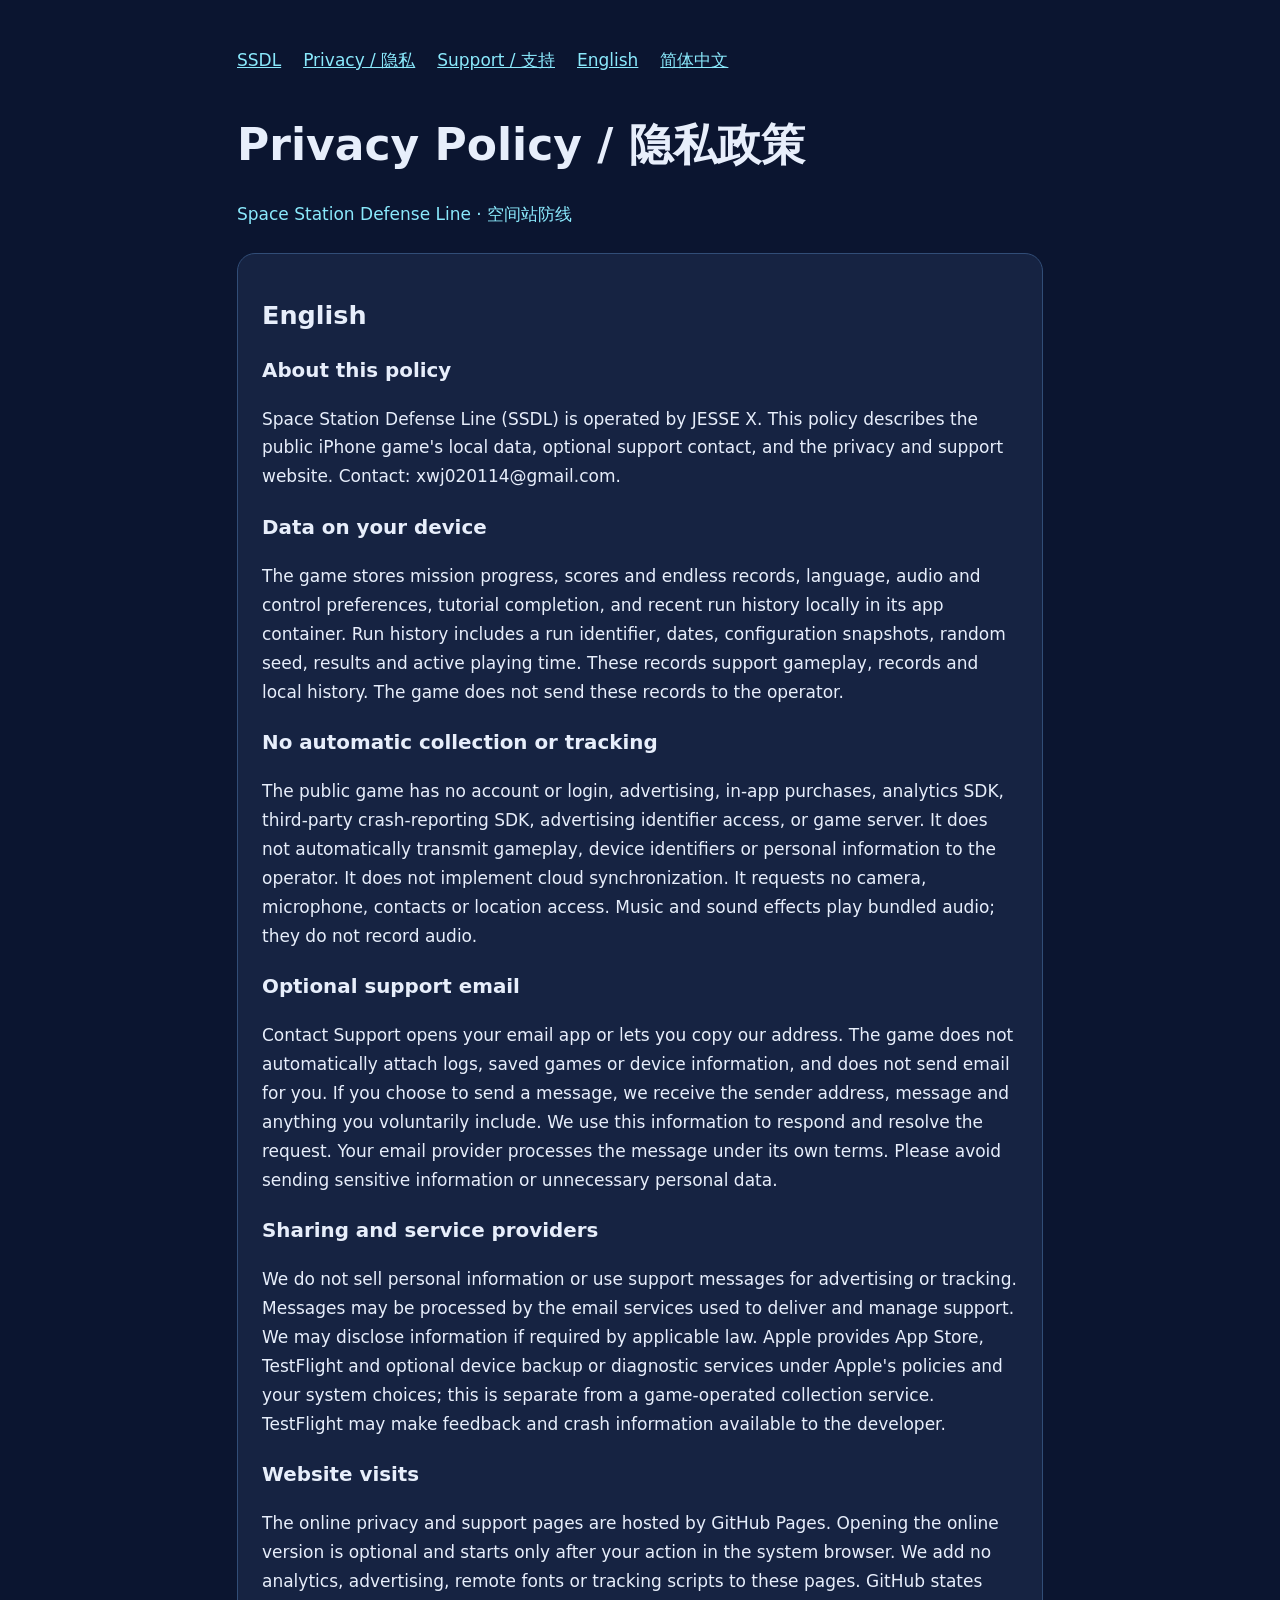
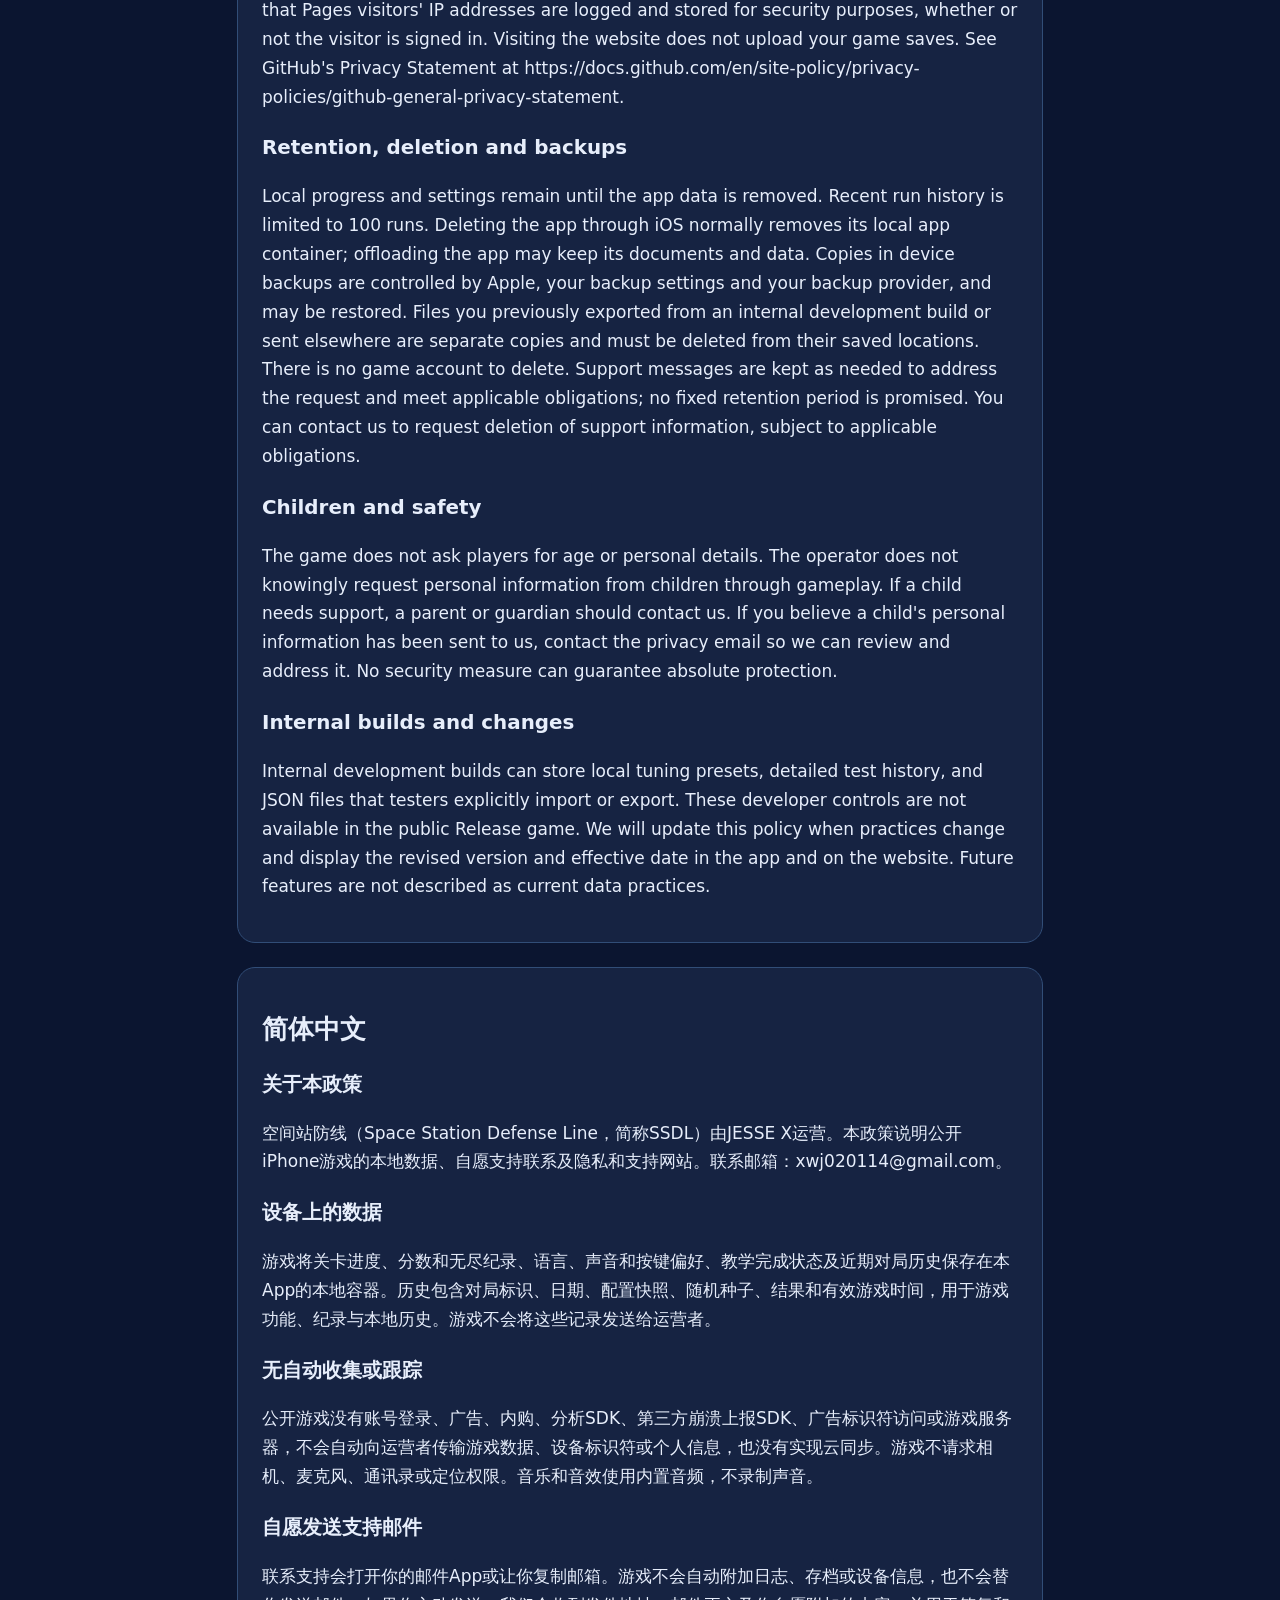
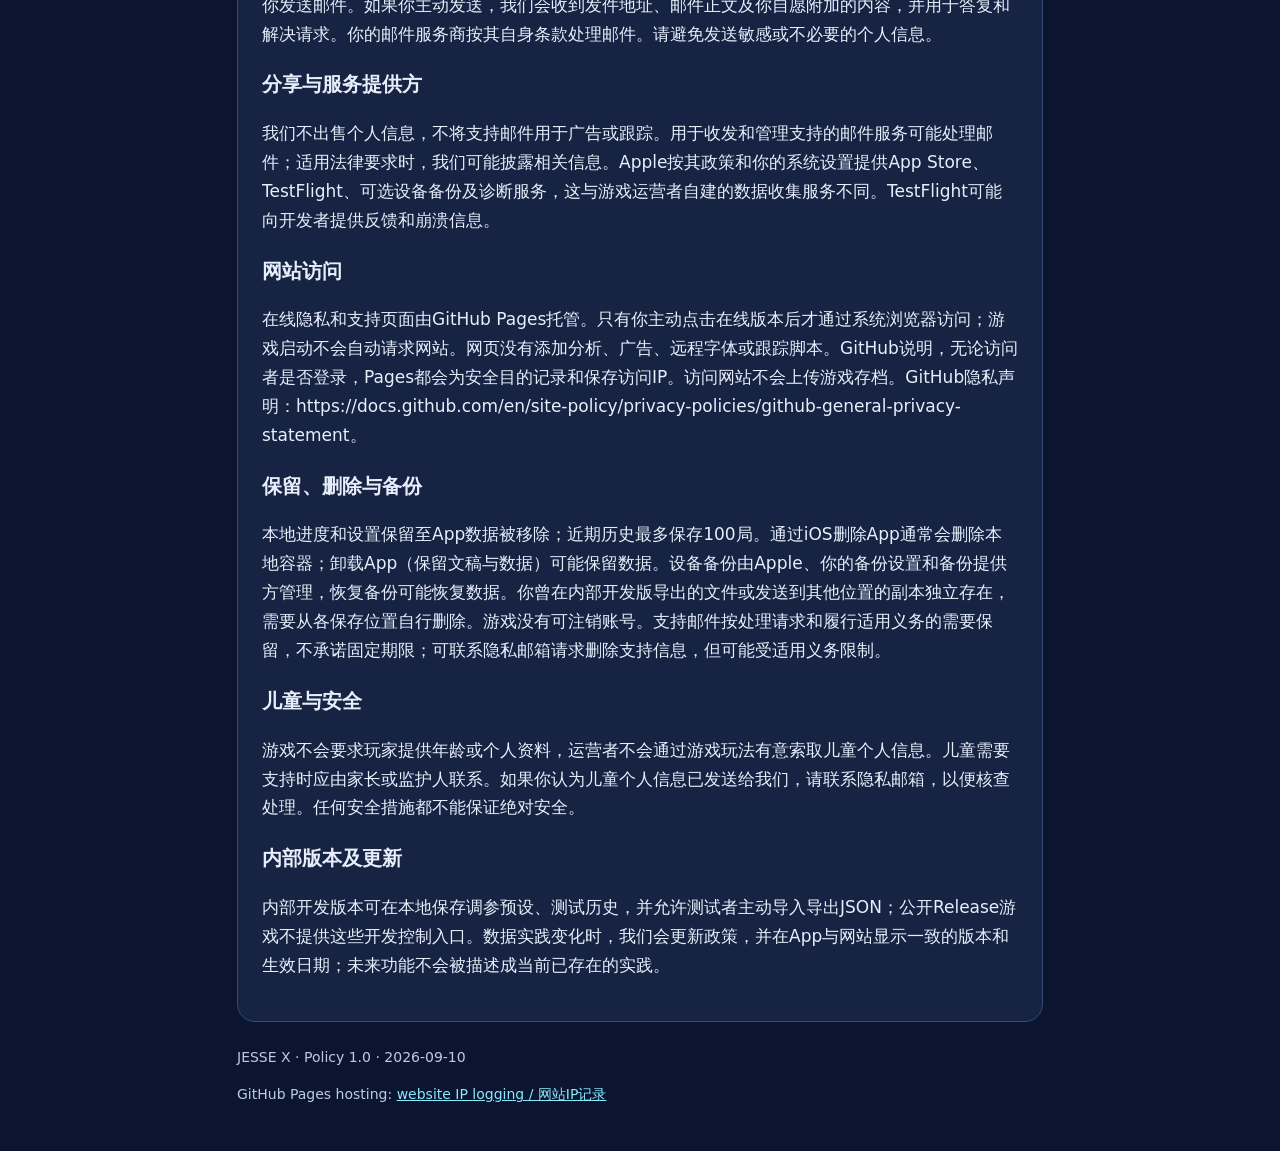
<file: web/ssdl/privacy/index.html>
<!doctype html><html lang="en"><head><meta charset="utf-8"><meta name="viewport" content="width=device-width,initial-scale=1"><title>Privacy Policy / 隐私政策 · SSDL</title><style>*{box-sizing:border-box}body{margin:0;background:#0b1530;color:#e7eefb;font:17px/1.7 system-ui,sans-serif}main{max-width:850px;margin:auto;padding:30px 22px}a{color:#8ae9fc}nav{display:flex;flex-wrap:wrap;gap:22px;padding:16px 0}article{background:#162342;border:1px solid #314d77;border-radius:18px;padding:24px;margin:24px 0}h1{line-height:1.15;font-size:clamp(28px,6vw,44px)}h2{line-height:1.3}h3{margin-bottom:4px}p{overflow-wrap:anywhere}footer{font-size:14px;color:#bdcbe2}.badge{color:#8ae9fc}section{scroll-margin-top:16px}</style></head><body><main><nav><a href="../">SSDL</a><a href="../privacy/">Privacy / 隐私</a><a href="../support/">Support / 支持</a><a href="#en">English</a><a href="#zh-Hans">简体中文</a></nav><h1>Privacy Policy / 隐私政策</h1><p class="badge">Space Station Defense Line · 空间站防线</p><article id="en" lang="en"><h2>English</h2><h3>About this policy</h3><p>Space Station Defense Line (SSDL) is operated by JESSE X. This policy describes the public iPhone game&#x27;s local data, optional support contact, and the privacy and support website. Contact: xwj020114@gmail.com.</p><h3>Data on your device</h3><p>The game stores mission progress, scores and endless records, language, audio and control preferences, tutorial completion, and recent run history locally in its app container. Run history includes a run identifier, dates, configuration snapshots, random seed, results and active playing time. These records support gameplay, records and local history. The game does not send these records to the operator.</p><h3>No automatic collection or tracking</h3><p>The public game has no account or login, advertising, in-app purchases, analytics SDK, third-party crash-reporting SDK, advertising identifier access, or game server. It does not automatically transmit gameplay, device identifiers or personal information to the operator. It does not implement cloud synchronization. It requests no camera, microphone, contacts or location access. Music and sound effects play bundled audio; they do not record audio.</p><h3>Optional support email</h3><p>Contact Support opens your email app or lets you copy our address. The game does not automatically attach logs, saved games or device information, and does not send email for you. If you choose to send a message, we receive the sender address, message and anything you voluntarily include. We use this information to respond and resolve the request. Your email provider processes the message under its own terms. Please avoid sending sensitive information or unnecessary personal data.</p><h3>Sharing and service providers</h3><p>We do not sell personal information or use support messages for advertising or tracking. Messages may be processed by the email services used to deliver and manage support. We may disclose information if required by applicable law. Apple provides App Store, TestFlight and optional device backup or diagnostic services under Apple&#x27;s policies and your system choices; this is separate from a game-operated collection service. TestFlight may make feedback and crash information available to the developer.</p><h3>Website visits</h3><p>The online privacy and support pages are hosted by GitHub Pages. Opening the online version is optional and starts only after your action in the system browser. We add no analytics, advertising, remote fonts or tracking scripts to these pages. GitHub states that Pages visitors&#x27; IP addresses are logged and stored for security purposes, whether or not the visitor is signed in. Visiting the website does not upload your game saves. See GitHub&#x27;s Privacy Statement at https://docs.github.com/en/site-policy/privacy-policies/github-general-privacy-statement.</p><h3>Retention, deletion and backups</h3><p>Local progress and settings remain until the app data is removed. Recent run history is limited to 100 runs. Deleting the app through iOS normally removes its local app container; offloading the app may keep its documents and data. Copies in device backups are controlled by Apple, your backup settings and your backup provider, and may be restored. Files you previously exported from an internal development build or sent elsewhere are separate copies and must be deleted from their saved locations. There is no game account to delete. Support messages are kept as needed to address the request and meet applicable obligations; no fixed retention period is promised. You can contact us to request deletion of support information, subject to applicable obligations.</p><h3>Children and safety</h3><p>The game does not ask players for age or personal details. The operator does not knowingly request personal information from children through gameplay. If a child needs support, a parent or guardian should contact us. If you believe a child&#x27;s personal information has been sent to us, contact the privacy email so we can review and address it. No security measure can guarantee absolute protection.</p><h3>Internal builds and changes</h3><p>Internal development builds can store local tuning presets, detailed test history, and JSON files that testers explicitly import or export. These developer controls are not available in the public Release game. We will update this policy when practices change and display the revised version and effective date in the app and on the website. Future features are not described as current data practices.</p></article><article id="zh-Hans" lang="zh-Hans"><h2>简体中文</h2><h3>关于本政策</h3><p>空间站防线（Space Station Defense Line，简称SSDL）由JESSE X运营。本政策说明公开iPhone游戏的本地数据、自愿支持联系及隐私和支持网站。联系邮箱：xwj020114@gmail.com。</p><h3>设备上的数据</h3><p>游戏将关卡进度、分数和无尽纪录、语言、声音和按键偏好、教学完成状态及近期对局历史保存在本App的本地容器。历史包含对局标识、日期、配置快照、随机种子、结果和有效游戏时间，用于游戏功能、纪录与本地历史。游戏不会将这些记录发送给运营者。</p><h3>无自动收集或跟踪</h3><p>公开游戏没有账号登录、广告、内购、分析SDK、第三方崩溃上报SDK、广告标识符访问或游戏服务器，不会自动向运营者传输游戏数据、设备标识符或个人信息，也没有实现云同步。游戏不请求相机、麦克风、通讯录或定位权限。音乐和音效使用内置音频，不录制声音。</p><h3>自愿发送支持邮件</h3><p>联系支持会打开你的邮件App或让你复制邮箱。游戏不会自动附加日志、存档或设备信息，也不会替你发送邮件。如果你主动发送，我们会收到发件地址、邮件正文及你自愿附加的内容，并用于答复和解决请求。你的邮件服务商按其自身条款处理邮件。请避免发送敏感或不必要的个人信息。</p><h3>分享与服务提供方</h3><p>我们不出售个人信息，不将支持邮件用于广告或跟踪。用于收发和管理支持的邮件服务可能处理邮件；适用法律要求时，我们可能披露相关信息。Apple按其政策和你的系统设置提供App Store、TestFlight、可选设备备份及诊断服务，这与游戏运营者自建的数据收集服务不同。TestFlight可能向开发者提供反馈和崩溃信息。</p><h3>网站访问</h3><p>在线隐私和支持页面由GitHub Pages托管。只有你主动点击在线版本后才通过系统浏览器访问；游戏启动不会自动请求网站。网页没有添加分析、广告、远程字体或跟踪脚本。GitHub说明，无论访问者是否登录，Pages都会为安全目的记录和保存访问IP。访问网站不会上传游戏存档。GitHub隐私声明：https://docs.github.com/en/site-policy/privacy-policies/github-general-privacy-statement。</p><h3>保留、删除与备份</h3><p>本地进度和设置保留至App数据被移除；近期历史最多保存100局。通过iOS删除App通常会删除本地容器；卸载App（保留文稿与数据）可能保留数据。设备备份由Apple、你的备份设置和备份提供方管理，恢复备份可能恢复数据。你曾在内部开发版导出的文件或发送到其他位置的副本独立存在，需要从各保存位置自行删除。游戏没有可注销账号。支持邮件按处理请求和履行适用义务的需要保留，不承诺固定期限；可联系隐私邮箱请求删除支持信息，但可能受适用义务限制。</p><h3>儿童与安全</h3><p>游戏不会要求玩家提供年龄或个人资料，运营者不会通过游戏玩法有意索取儿童个人信息。儿童需要支持时应由家长或监护人联系。如果你认为儿童个人信息已发送给我们，请联系隐私邮箱，以便核查处理。任何安全措施都不能保证绝对安全。</p><h3>内部版本及更新</h3><p>内部开发版本可在本地保存调参预设、测试历史，并允许测试者主动导入导出JSON；公开Release游戏不提供这些开发控制入口。数据实践变化时，我们会更新政策，并在App与网站显示一致的版本和生效日期；未来功能不会被描述成当前已存在的实践。</p></article><footer>JESSE X · Policy 1.0 · 2026-09-10<p>GitHub Pages hosting: <a href="https://docs.github.com/en/pages/getting-started-with-github-pages/what-is-github-pages#data-collection">website IP logging / 网站IP记录</a></p></footer></main></body></html>
</file>
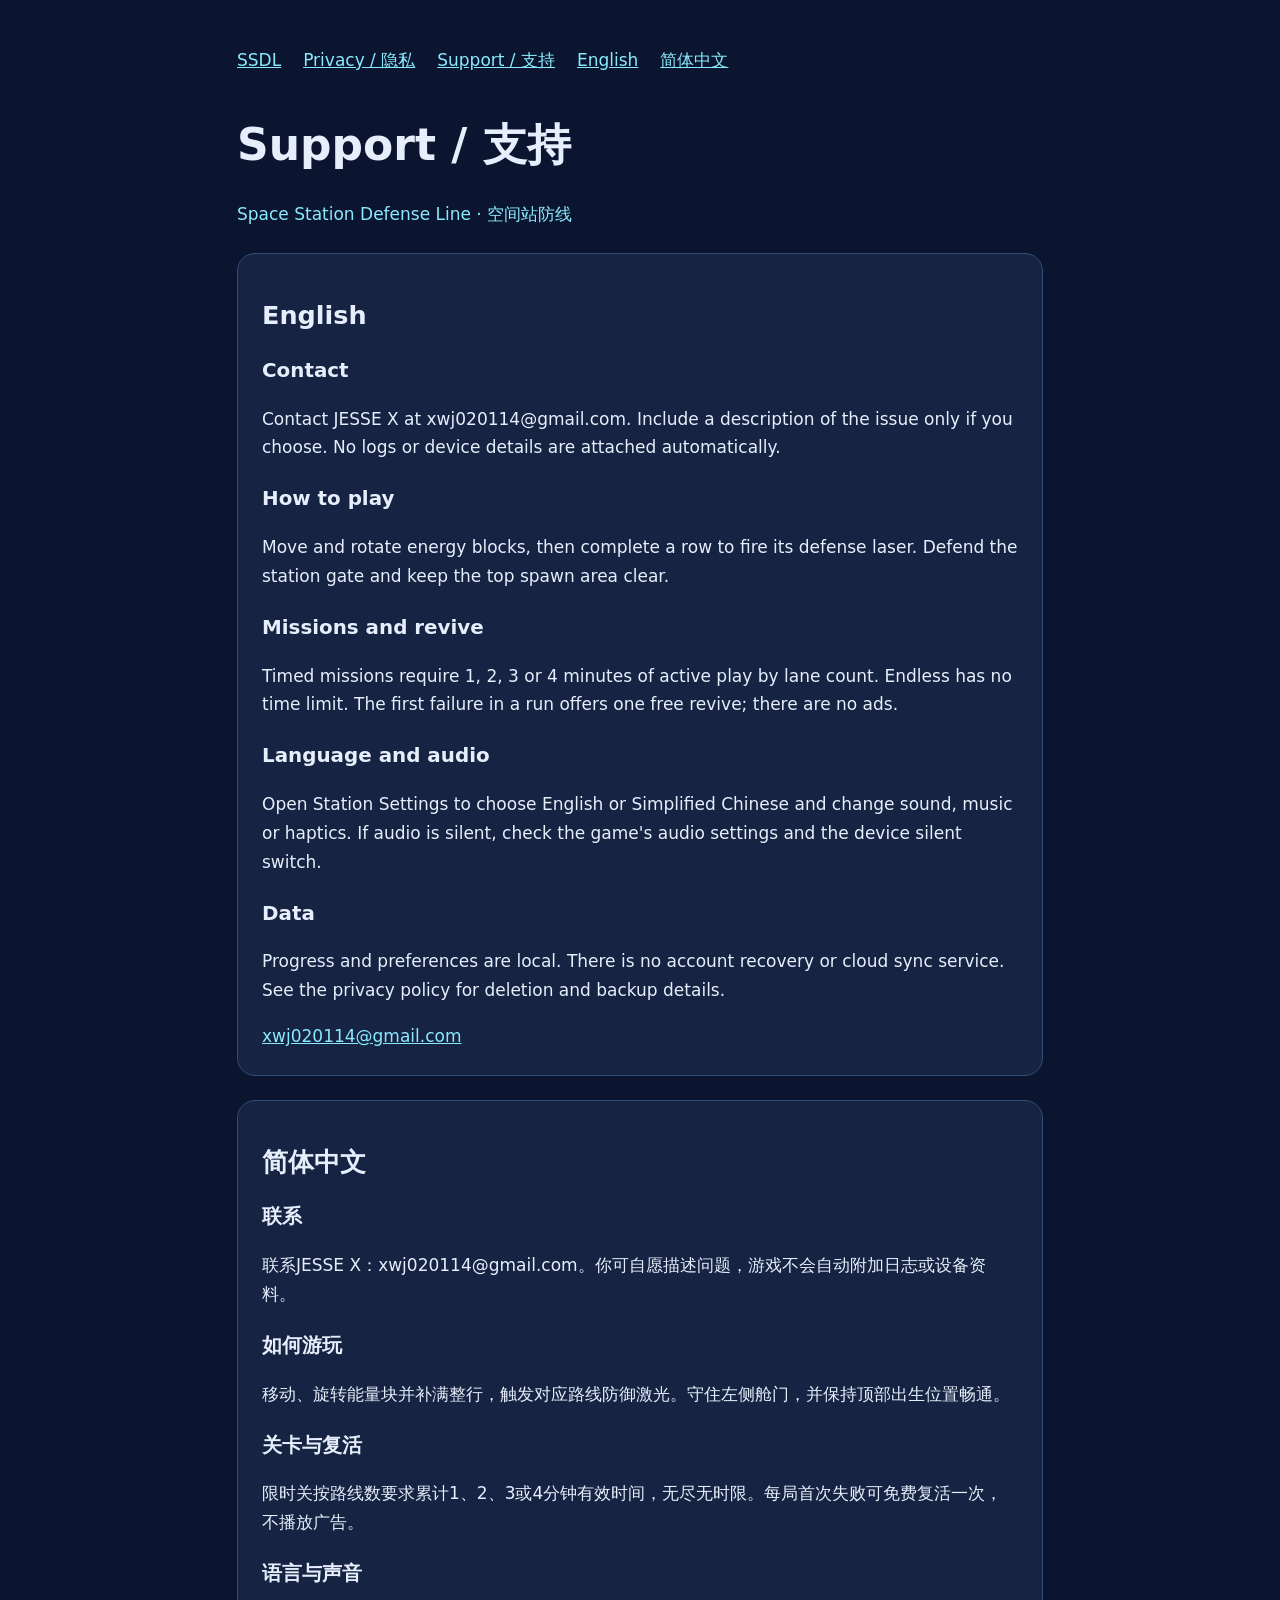
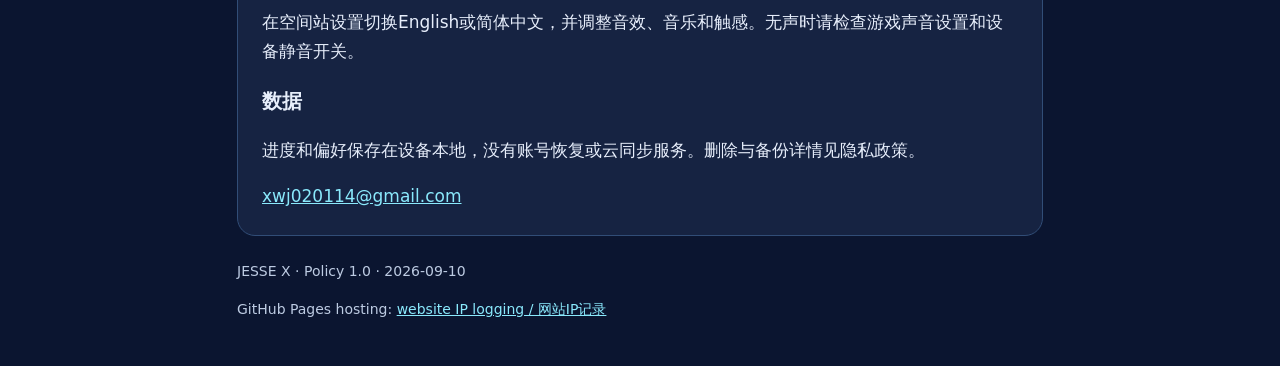
<file: web/ssdl/support/index.html>
<!doctype html><html lang="en"><head><meta charset="utf-8"><meta name="viewport" content="width=device-width,initial-scale=1"><title>Support / 支持 · SSDL</title><style>*{box-sizing:border-box}body{margin:0;background:#0b1530;color:#e7eefb;font:17px/1.7 system-ui,sans-serif}main{max-width:850px;margin:auto;padding:30px 22px}a{color:#8ae9fc}nav{display:flex;flex-wrap:wrap;gap:22px;padding:16px 0}article{background:#162342;border:1px solid #314d77;border-radius:18px;padding:24px;margin:24px 0}h1{line-height:1.15;font-size:clamp(28px,6vw,44px)}h2{line-height:1.3}h3{margin-bottom:4px}p{overflow-wrap:anywhere}footer{font-size:14px;color:#bdcbe2}.badge{color:#8ae9fc}section{scroll-margin-top:16px}</style></head><body><main><nav><a href="../">SSDL</a><a href="../privacy/">Privacy / 隐私</a><a href="../support/">Support / 支持</a><a href="#en">English</a><a href="#zh-Hans">简体中文</a></nav><h1>Support / 支持</h1><p class="badge">Space Station Defense Line · 空间站防线</p><article id="en" lang="en"><h2>English</h2><h3>Contact</h3><p>Contact JESSE X at xwj020114@gmail.com. Include a description of the issue only if you choose. No logs or device details are attached automatically.</p><h3>How to play</h3><p>Move and rotate energy blocks, then complete a row to fire its defense laser. Defend the station gate and keep the top spawn area clear.</p><h3>Missions and revive</h3><p>Timed missions require 1, 2, 3 or 4 minutes of active play by lane count. Endless has no time limit. The first failure in a run offers one free revive; there are no ads.</p><h3>Language and audio</h3><p>Open Station Settings to choose English or Simplified Chinese and change sound, music or haptics. If audio is silent, check the game&#x27;s audio settings and the device silent switch.</p><h3>Data</h3><p>Progress and preferences are local. There is no account recovery or cloud sync service. See the privacy policy for deletion and backup details.</p><a href="mailto:xwj020114@gmail.com">xwj020114@gmail.com</a></article><article id="zh-Hans" lang="zh-Hans"><h2>简体中文</h2><h3>联系</h3><p>联系JESSE X：xwj020114@gmail.com。你可自愿描述问题，游戏不会自动附加日志或设备资料。</p><h3>如何游玩</h3><p>移动、旋转能量块并补满整行，触发对应路线防御激光。守住左侧舱门，并保持顶部出生位置畅通。</p><h3>关卡与复活</h3><p>限时关按路线数要求累计1、2、3或4分钟有效时间，无尽无时限。每局首次失败可免费复活一次，不播放广告。</p><h3>语言与声音</h3><p>在空间站设置切换English或简体中文，并调整音效、音乐和触感。无声时请检查游戏声音设置和设备静音开关。</p><h3>数据</h3><p>进度和偏好保存在设备本地，没有账号恢复或云同步服务。删除与备份详情见隐私政策。</p><a href="mailto:xwj020114@gmail.com">xwj020114@gmail.com</a></article><footer>JESSE X · Policy 1.0 · 2026-09-10<p>GitHub Pages hosting: <a href="https://docs.github.com/en/pages/getting-started-with-github-pages/what-is-github-pages#data-collection">website IP logging / 网站IP记录</a></p></footer></main></body></html>
</file>
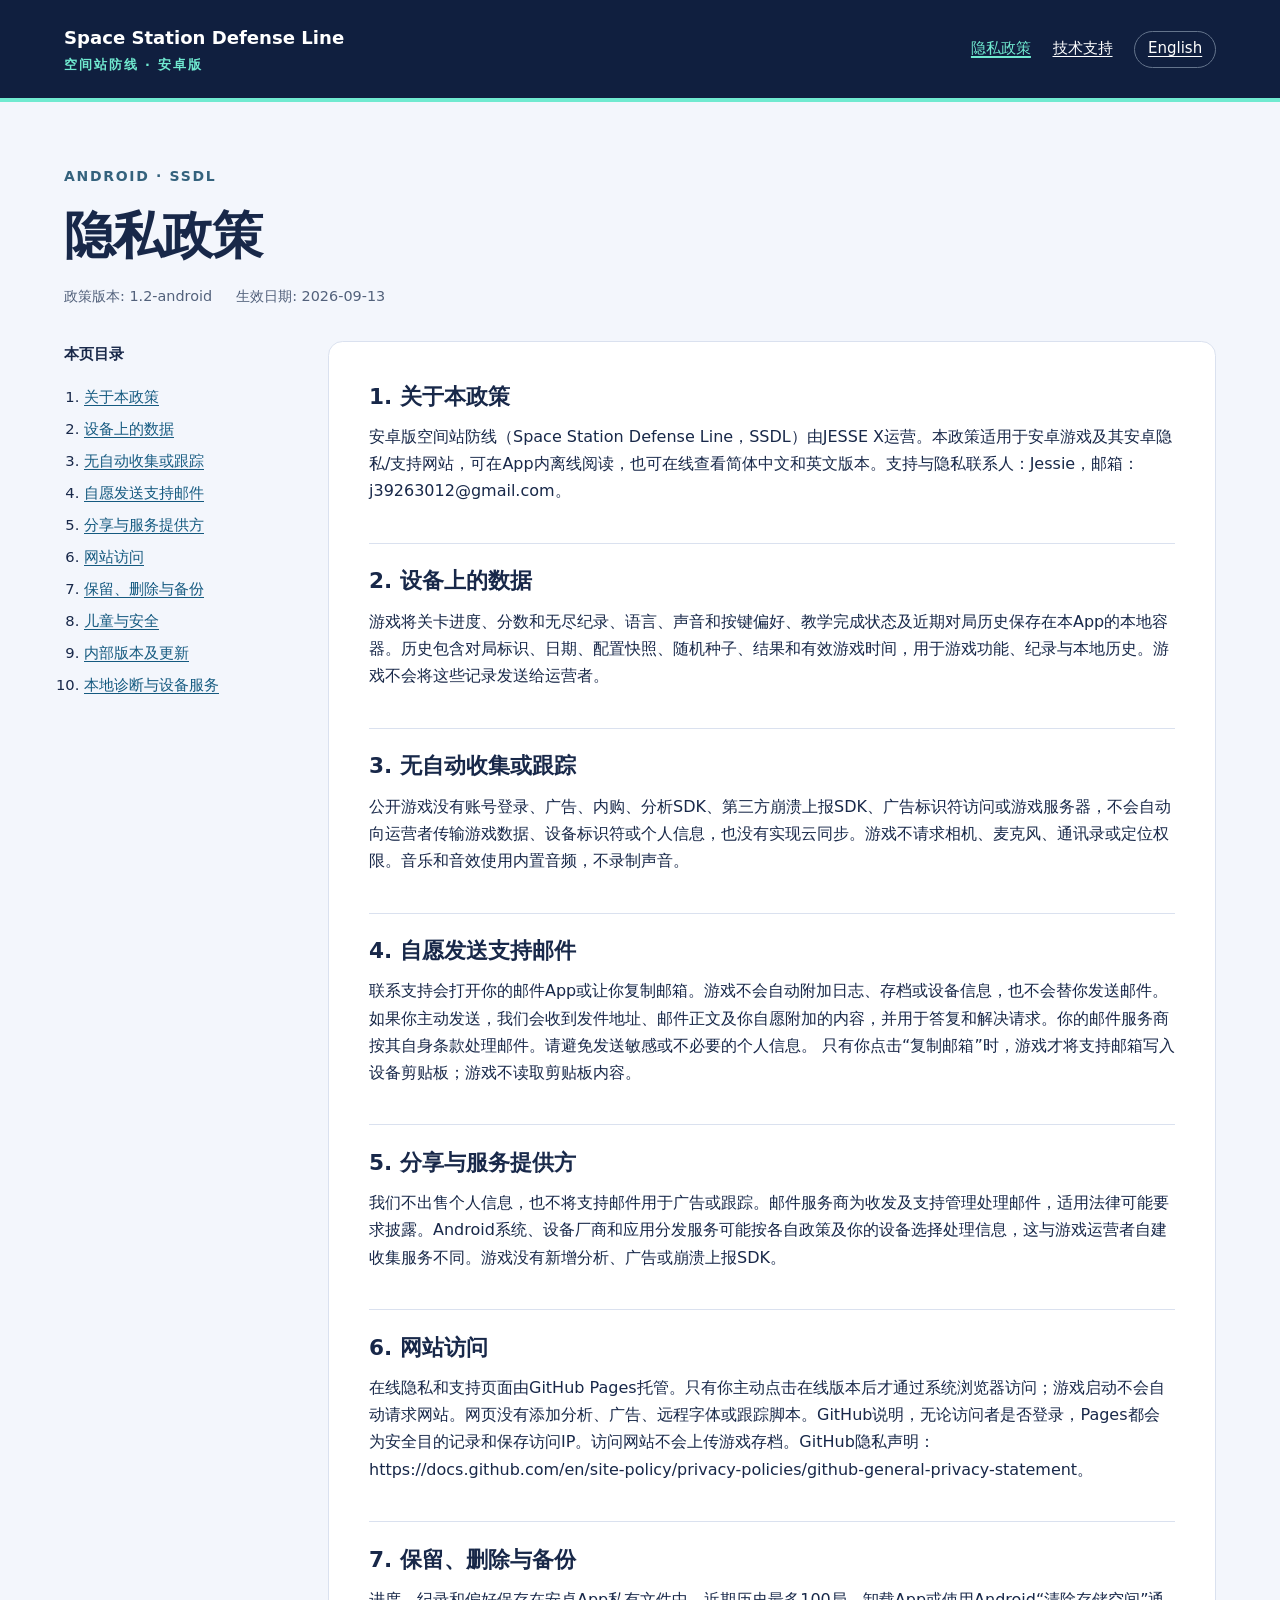
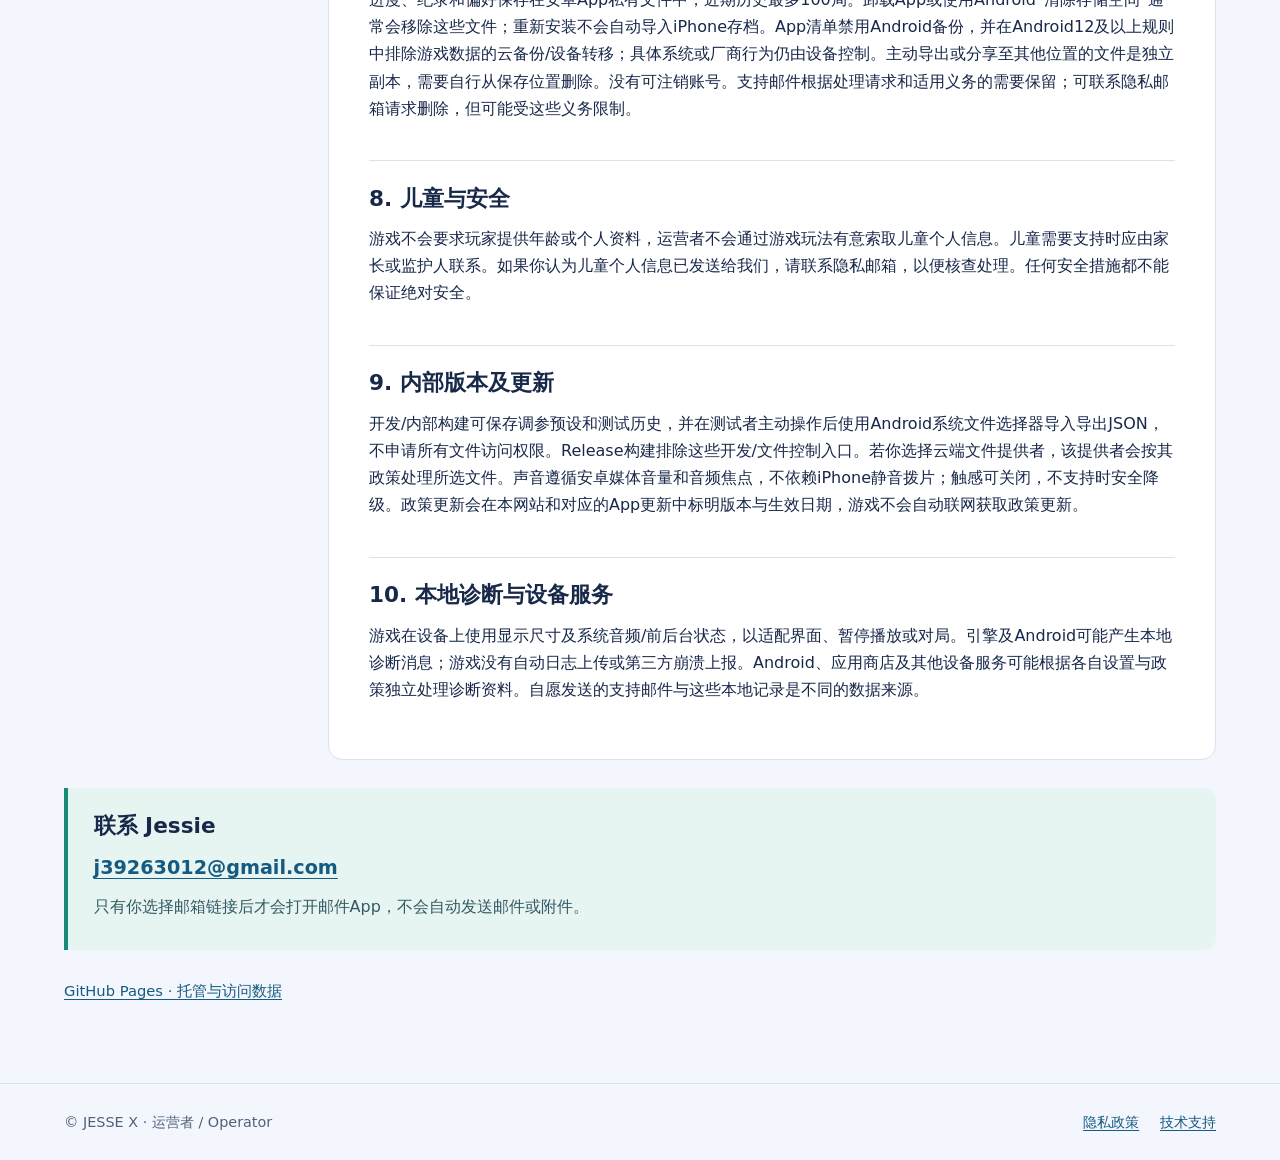
<file: web/ssdl-android/zh/privacy/index.html>
<!doctype html>
<html lang="zh-Hans"><head><meta charset="utf-8"><meta name="viewport" content="width=device-width,initial-scale=1"><meta name="color-scheme" content="light"><meta name="referrer" content="no-referrer"><meta http-equiv="Content-Security-Policy" content="default-src 'none'; style-src 'self'; img-src 'self'; base-uri 'none'; form-action 'none'"><title>隐私政策 · Space Station Defense Line</title><meta name="description" content="说明设备上的数据、自愿支持邮件，以及本网站的托管方式。"><link rel="canonical" href="https://jesse-xwj.github.io/luckypeek-pages/ssdl-android/zh/privacy/"><link rel="alternate" hreflang="en" href="https://jesse-xwj.github.io/luckypeek-pages/ssdl-android/privacy/"><link rel="stylesheet" href="../../styles.css"></head>
<body><a class="skip" href="#main">跳到正文</a><header><div class="wrap topbar"><a class="brand" href="../">Space Station Defense Line<span>空间站防线 · 安卓版</span></a><nav aria-label="主导航"><a href="./" aria-current="page">隐私政策</a><a href="../support/">技术支持</a><a class="language" href="../../privacy/" lang="en" hreflang="en" aria-label="语言: English">English</a></nav></div></header><main id="main" class="wrap"><p class="eyebrow">Android · SSDL</p><h1>隐私政策</h1><div class="meta"><span>政策版本: 1.2-android</span><span>生效日期: <time datetime="2026-09-13">2026-09-13</time></span></div><div class="document"><aside class="toc"><strong>本页目录</strong><ol><li><a href="#section-1">关于本政策</a></li><li><a href="#section-2">设备上的数据</a></li><li><a href="#section-3">无自动收集或跟踪</a></li><li><a href="#section-4">自愿发送支持邮件</a></li><li><a href="#section-5">分享与服务提供方</a></li><li><a href="#section-6">网站访问</a></li><li><a href="#section-7">保留、删除与备份</a></li><li><a href="#section-8">儿童与安全</a></li><li><a href="#section-9">内部版本及更新</a></li><li><a href="#section-10">本地诊断与设备服务</a></li></ol></aside><article class="prose"><section id="section-1"><h2>1. 关于本政策</h2><p>安卓版空间站防线（Space Station Defense Line，SSDL）由JESSE X运营。本政策适用于安卓游戏及其安卓隐私/支持网站，可在App内离线阅读，也可在线查看简体中文和英文版本。支持与隐私联系人：Jessie，邮箱：j39263012@gmail.com。</p></section><section id="section-2"><h2>2. 设备上的数据</h2><p>游戏将关卡进度、分数和无尽纪录、语言、声音和按键偏好、教学完成状态及近期对局历史保存在本App的本地容器。历史包含对局标识、日期、配置快照、随机种子、结果和有效游戏时间，用于游戏功能、纪录与本地历史。游戏不会将这些记录发送给运营者。</p></section><section id="section-3"><h2>3. 无自动收集或跟踪</h2><p>公开游戏没有账号登录、广告、内购、分析SDK、第三方崩溃上报SDK、广告标识符访问或游戏服务器，不会自动向运营者传输游戏数据、设备标识符或个人信息，也没有实现云同步。游戏不请求相机、麦克风、通讯录或定位权限。音乐和音效使用内置音频，不录制声音。</p></section><section id="section-4"><h2>4. 自愿发送支持邮件</h2><p>联系支持会打开你的邮件App或让你复制邮箱。游戏不会自动附加日志、存档或设备信息，也不会替你发送邮件。如果你主动发送，我们会收到发件地址、邮件正文及你自愿附加的内容，并用于答复和解决请求。你的邮件服务商按其自身条款处理邮件。请避免发送敏感或不必要的个人信息。 只有你点击“复制邮箱”时，游戏才将支持邮箱写入设备剪贴板；游戏不读取剪贴板内容。</p></section><section id="section-5"><h2>5. 分享与服务提供方</h2><p>我们不出售个人信息，也不将支持邮件用于广告或跟踪。邮件服务商为收发及支持管理处理邮件，适用法律可能要求披露。Android系统、设备厂商和应用分发服务可能按各自政策及你的设备选择处理信息，这与游戏运营者自建收集服务不同。游戏没有新增分析、广告或崩溃上报SDK。</p></section><section id="section-6"><h2>6. 网站访问</h2><p>在线隐私和支持页面由GitHub Pages托管。只有你主动点击在线版本后才通过系统浏览器访问；游戏启动不会自动请求网站。网页没有添加分析、广告、远程字体或跟踪脚本。GitHub说明，无论访问者是否登录，Pages都会为安全目的记录和保存访问IP。访问网站不会上传游戏存档。GitHub隐私声明：https://docs.github.com/en/site-policy/privacy-policies/github-general-privacy-statement。</p></section><section id="section-7"><h2>7. 保留、删除与备份</h2><p>进度、纪录和偏好保存在安卓App私有文件中，近期历史最多100局。卸载App或使用Android“清除存储空间”通常会移除这些文件；重新安装不会自动导入iPhone存档。App清单禁用Android备份，并在Android12及以上规则中排除游戏数据的云备份/设备转移；具体系统或厂商行为仍由设备控制。主动导出或分享至其他位置的文件是独立副本，需要自行从保存位置删除。没有可注销账号。支持邮件根据处理请求和适用义务的需要保留；可联系隐私邮箱请求删除，但可能受这些义务限制。</p></section><section id="section-8"><h2>8. 儿童与安全</h2><p>游戏不会要求玩家提供年龄或个人资料，运营者不会通过游戏玩法有意索取儿童个人信息。儿童需要支持时应由家长或监护人联系。如果你认为儿童个人信息已发送给我们，请联系隐私邮箱，以便核查处理。任何安全措施都不能保证绝对安全。</p></section><section id="section-9"><h2>9. 内部版本及更新</h2><p>开发/内部构建可保存调参预设和测试历史，并在测试者主动操作后使用Android系统文件选择器导入导出JSON，不申请所有文件访问权限。Release构建排除这些开发/文件控制入口。若你选择云端文件提供者，该提供者会按其政策处理所选文件。声音遵循安卓媒体音量和音频焦点，不依赖iPhone静音拨片；触感可关闭，不支持时安全降级。政策更新会在本网站和对应的App更新中标明版本与生效日期，游戏不会自动联网获取政策更新。</p></section><section id="section-10"><h2>10. 本地诊断与设备服务</h2><p>游戏在设备上使用显示尺寸及系统音频/前后台状态，以适配界面、暂停播放或对局。引擎及Android可能产生本地诊断消息；游戏没有自动日志上传或第三方崩溃上报。Android、应用商店及其他设备服务可能根据各自设置与政策独立处理诊断资料。自愿发送的支持邮件与这些本地记录是不同的数据来源。</p></section></article></div><aside class="contact"><h2>联系 Jessie</h2><a href="mailto:j39263012@gmail.com">j39263012@gmail.com</a><p>只有你选择邮箱链接后才会打开邮件App，不会自动发送邮件或附件。</p></aside><p class="notice"><a href="https://docs.github.com/en/pages/getting-started-with-github-pages/what-is-github-pages">GitHub Pages · 托管与访问数据</a></p></main><footer><div class="wrap"><span>© JESSE X · 运营者 / Operator</span><div class="footer-links"><a href="./">隐私政策</a><a href="../support/">技术支持</a></div></div></footer></body></html>
</file>
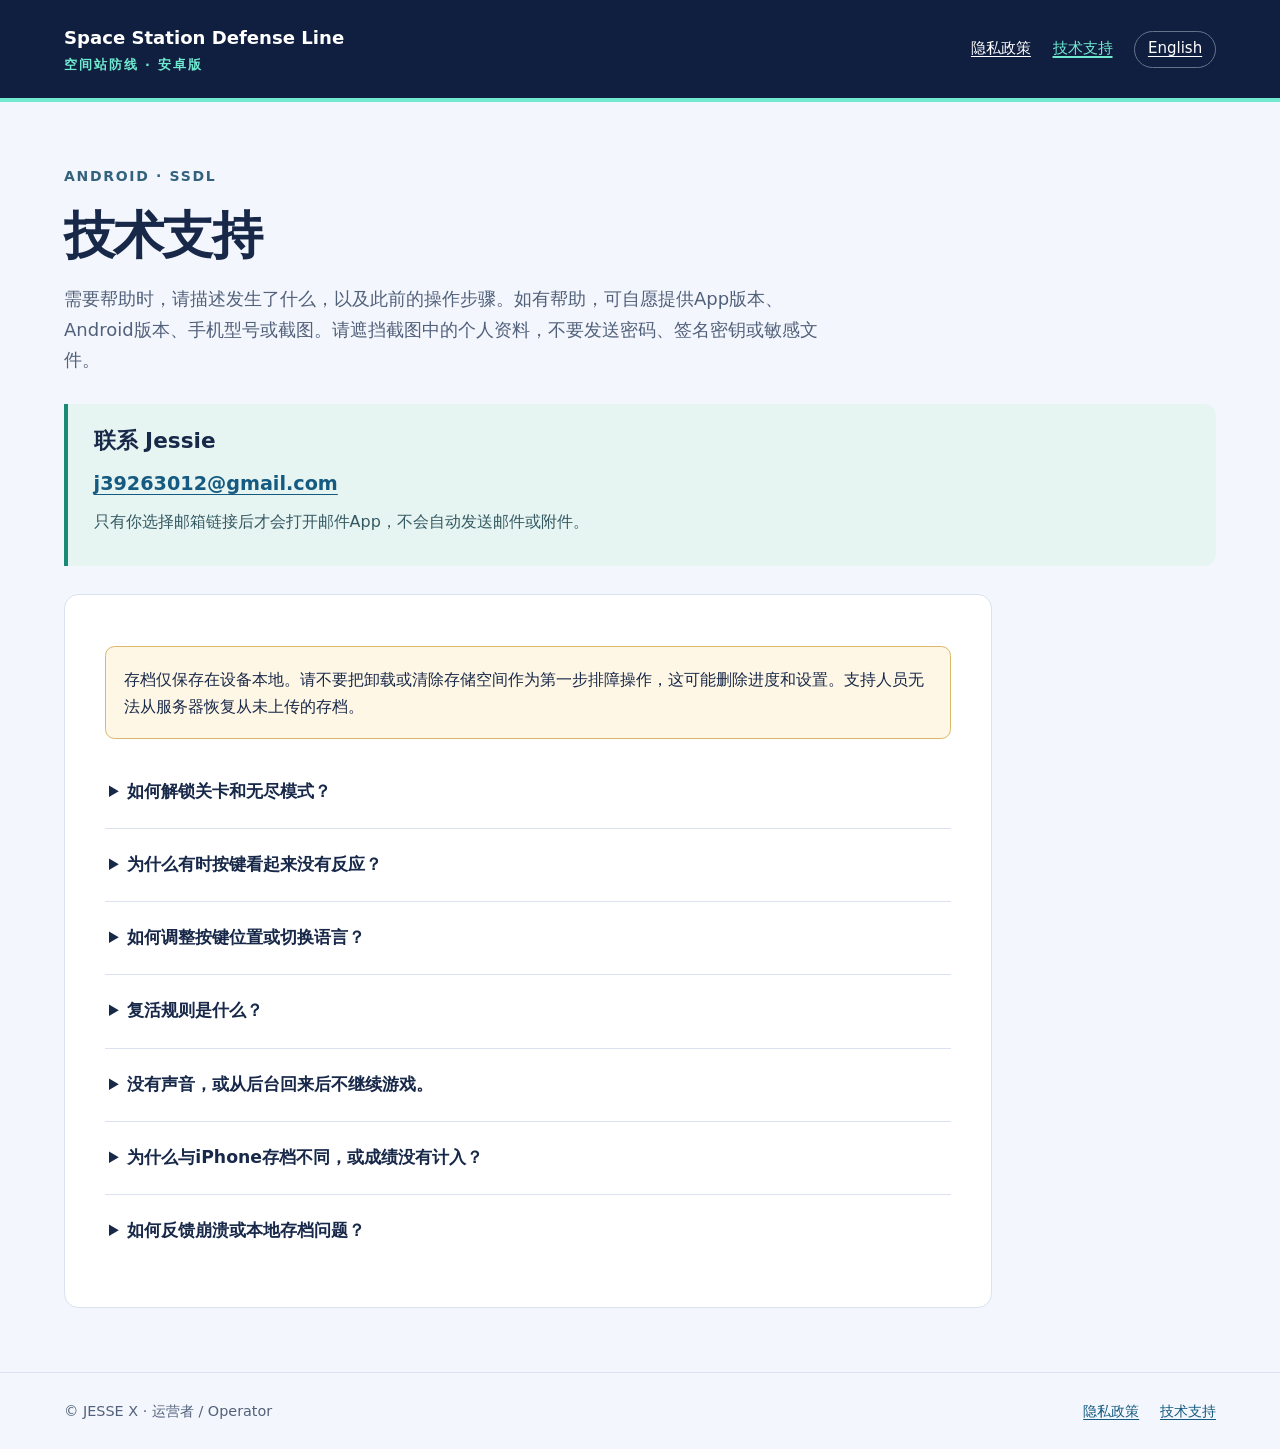
<file: web/ssdl-android/zh/support/index.html>
<!doctype html>
<html lang="zh-Hans"><head><meta charset="utf-8"><meta name="viewport" content="width=device-width,initial-scale=1"><meta name="color-scheme" content="light"><meta name="referrer" content="no-referrer"><meta http-equiv="Content-Security-Policy" content="default-src 'none'; style-src 'self'; img-src 'self'; base-uri 'none'; form-action 'none'"><title>技术支持 · Space Station Defense Line</title><meta name="description" content="了解操作、解锁、声音、本地存档，以及遇到问题时如何联系支持。"><link rel="canonical" href="https://jesse-xwj.github.io/luckypeek-pages/ssdl-android/zh/support/"><link rel="alternate" hreflang="en" href="https://jesse-xwj.github.io/luckypeek-pages/ssdl-android/support/"><link rel="stylesheet" href="../../styles.css"></head>
<body><a class="skip" href="#main">跳到正文</a><header><div class="wrap topbar"><a class="brand" href="../">Space Station Defense Line<span>空间站防线 · 安卓版</span></a><nav aria-label="主导航"><a href="../privacy/">隐私政策</a><a href="./" aria-current="page">技术支持</a><a class="language" href="../../support/" lang="en" hreflang="en" aria-label="语言: English">English</a></nav></div></header><main id="main" class="wrap"><p class="eyebrow">Android · SSDL</p><h1>技术支持</h1><p class="intro">需要帮助时，请描述发生了什么，以及此前的操作步骤。如有帮助，可自愿提供App版本、Android版本、手机型号或截图。请遮挡截图中的个人资料，不要发送密码、签名密钥或敏感文件。</p><aside class="contact"><h2>联系 Jessie</h2><a href="mailto:j39263012@gmail.com">j39263012@gmail.com</a><p>只有你选择邮箱链接后才会打开邮件App，不会自动发送邮件或附件。</p></aside><div class="help"><p class="warning">存档仅保存在设备本地。请不要把卸载或清除存储空间作为第一步排障操作，这可能删除进度和设置。支持人员无法从服务器恢复从未上传的存档。</p><details><summary>如何解锁关卡和无尽模式？</summary><p>从简单1路开始，1至4路分别防守1、2、3、4分钟有效游戏时间。通关后解锁下一关；每档4路通关还会解锁该档四路无尽。暂停、后台与激光清场冻结不计入目标时间。</p></details><details><summary>为什么有时按键看起来没有反应？</summary><p>暂停、0.75秒激光清场冻结、复活选择及结算时不能操作方块。单格或正方形旋转后可能外观不变；越界或被占用的位置不能移动。左右键按住可连发，双下箭头按住加速下降，下箭头带底线的按钮点击一次快速落底；手指移出按钮会取消该次按压。</p></details><details><summary>如何调整按键位置或切换语言？</summary><p>从大厅或对局里的齿轮打开设置。“按键布局”可拖动并保存五个操作键，也可取消或恢复默认。“语言”可即时切换简体中文与English。在对局中关闭设置后仍保持暂停，需要点击继续。</p></details><details><summary>复活规则是什么？</summary><p>每局有一次免费、免广告复活。首次失败后选择免费复活，会清空固定能量块和存活敌人，但保留分数及有效时间，清空本身不加分。第二次失败或选择结束本局后才最终结算。</p></details><details><summary>没有声音，或从后台回来后不继续游戏。</summary><p>请检查游戏设置中的音乐/音效开关和音量，也检查Android媒体音量及声音输出设备。后台或音频中断后需手动点击继续，不会补播错过的音效。可开启减少特效；触感是否可用取决于设备及系统设置。</p></details><details><summary>为什么与iPhone存档不同，或成绩没有计入？</summary><p>安卓版独立保存进度，不会同步iPhone存档。每档标准无尽纪录分别保存最长有效存活时间和最高最终分数。教学、测试局和主动中止不刷新标准纪录；正常使用本局的一次免费复活不会因此变成测试局。</p></details><details><summary>如何反馈崩溃或本地存档问题？</summary><p>通过上方邮箱联系Jessie，说明出错的页面/操作，以及重新打开App后是否再次出现。请先保留App数据，谨慎决定是否接受清数据带来的进度丢失。我们不会自动收到崩溃日志、存档或设备资料。</p></details></div></main><footer><div class="wrap"><span>© JESSE X · 运营者 / Operator</span><div class="footer-links"><a href="../privacy/">隐私政策</a><a href="./">技术支持</a></div></div></footer></body></html>
</file>
<file: web/styles.css>
:root {
  color-scheme: dark;
  --bg: #110c28;
  --surface: #211a43;
  --surface-soft: #2f2558;
  --border: #564580;
  --text: #faf8ff;
  --muted: #c2b9db;
  --pink: #ff67be;
  --violet: #9875ff;
  --max-width: 760px;
}

* { box-sizing: border-box; }

html { background: var(--bg); }

body {
  margin: 0;
  min-height: 100vh;
  color: var(--text);
  background:
    radial-gradient(circle at 20% -10%, rgba(152, 117, 255, 0.23), transparent 34rem),
    radial-gradient(circle at 95% 10%, rgba(255, 103, 190, 0.14), transparent 28rem),
    var(--bg);
  font-family: -apple-system, BlinkMacSystemFont, "Segoe UI", sans-serif;
  font-size: 17px;
  line-height: 1.65;
}

a { color: #d9ccff; }
a:hover { color: #fff; }
a:focus-visible { outline: 3px solid var(--pink); outline-offset: 4px; border-radius: 4px; }

.site-header,
main,
.site-footer {
  width: min(calc(100% - 32px), var(--max-width));
  margin-inline: auto;
}

.site-header {
  display: flex;
  align-items: center;
  justify-content: space-between;
  gap: 20px;
  padding: 28px 0 18px;
}

.brand {
  color: var(--text);
  font-size: 1.2rem;
  font-weight: 750;
  text-decoration: none;
  letter-spacing: -0.02em;
}

nav { display: flex; flex-wrap: wrap; gap: 16px; }
nav a { color: var(--muted); font-size: 0.93rem; text-decoration: none; }

.hero { padding: clamp(64px, 13vw, 112px) 0 54px; }

.eyebrow {
  margin: 0 0 10px;
  color: var(--pink);
  font-size: 0.8rem;
  font-weight: 800;
  letter-spacing: 0.16em;
  text-transform: uppercase;
}

h1, h2, h3 { line-height: 1.18; letter-spacing: -0.025em; }
h1 { margin: 0; font-size: clamp(2.55rem, 10vw, 5rem); }
h2 { margin: 2.6rem 0 0.8rem; font-size: clamp(1.35rem, 4vw, 1.75rem); }
h3 { margin: 1.8rem 0 0.55rem; font-size: 1.08rem; }

.lede {
  max-width: 610px;
  margin: 20px 0 0;
  color: var(--muted);
  font-size: clamp(1.12rem, 3vw, 1.35rem);
}

.link-grid {
  display: grid;
  grid-template-columns: repeat(2, minmax(0, 1fr));
  gap: 18px;
  margin: 24px 0 70px;
}

.link-card,
.document {
  border: 1px solid var(--border);
  background: linear-gradient(145deg, rgba(47, 37, 88, 0.94), rgba(33, 26, 67, 0.96));
  box-shadow: 0 22px 70px rgba(0, 0, 0, 0.24);
}

.link-card {
  display: block;
  padding: 24px;
  color: var(--text);
  border-radius: 22px;
  text-decoration: none;
}

.link-card strong { display: block; margin-bottom: 4px; font-size: 1.08rem; }
.link-card span { color: var(--muted); }
.link-card:hover { border-color: var(--violet); transform: translateY(-2px); }

.document {
  margin: 34px 0 56px;
  padding: clamp(24px, 6vw, 48px);
  border-radius: 28px;
}

.document > h1 { font-size: clamp(2rem, 7vw, 3.45rem); }
.meta { margin: 10px 0 30px; color: var(--muted); }
.document p, .document li { color: #ded8ed; }
.document ul { padding-left: 1.3rem; }
.notice { padding: 18px 20px; border-left: 4px solid var(--pink); background: rgba(255, 103, 190, 0.08); }

.site-footer {
  padding: 20px 0 42px;
  color: var(--muted);
  font-size: 0.9rem;
}

@media (max-width: 560px) {
  .site-header { align-items: flex-start; flex-direction: column; }
  .link-grid { grid-template-columns: 1fr; }
  .hero { padding-top: 46px; }
}
</file>
<file: web/ssdl-android/styles.css>
:root{color-scheme:light;--ink:#182849;--muted:#52617b;--navy:#101f3f;--mint:#70ead0;--line:#dae1ef;--paper:#fff;--page:#f3f6fc}
*{box-sizing:border-box}html{font:100%/1.7 system-ui,-apple-system,BlinkMacSystemFont,"Segoe UI",sans-serif;scroll-behavior:smooth}body{margin:0;background:var(--page);color:var(--ink)}a{color:#155a80;text-underline-offset:.2em;overflow-wrap:anywhere}a:hover{text-decoration-thickness:.16em}a:focus-visible,summary:focus-visible{outline:3px solid #d09b24;outline-offset:5px}header{background:var(--navy);color:#fff;border-bottom:4px solid var(--mint)}.wrap{width:min(100% - 2.5rem,72rem);margin-inline:auto}.topbar{display:flex;align-items:center;justify-content:space-between;gap:1.5rem;padding-block:1.6rem}.brand{color:white;text-decoration:none;font-size:1.13rem;line-height:1.35;font-weight:750;max-width:25rem}.brand span{display:block;color:var(--mint);font-size:.8rem;font-weight:600;letter-spacing:.15em;margin-top:.35rem}nav{display:flex;gap:.65rem 1.35rem;flex-wrap:wrap;align-items:center}nav a{color:inherit;font-size:.94rem}nav a[aria-current=page]{color:var(--mint);text-decoration-thickness:2px}.language{padding:.3rem .8rem;border:1px solid #64748c;border-radius:2rem;white-space:nowrap}.skip{position:absolute;left:1rem;top:-5rem;background:#fff;padding:.75rem;z-index:5}.skip:focus{top:1rem}main{padding-block:3.2rem 4rem;min-height:65vh}h1{font-size:clamp(2rem,5vw,3.2rem);line-height:1.18;letter-spacing:-.035em;max-width:55rem;margin:.5rem 0 1.2rem}h2{font-size:1.35rem;line-height:1.4;margin:0 0 .7rem}p{margin:.7rem 0 1rem}.eyebrow{color:#34627d;font-size:.875rem;letter-spacing:.12em;font-weight:750;text-transform:uppercase}.intro{font-size:1.125rem;max-width:48rem;color:var(--muted)}.cards{display:grid;grid-template-columns:repeat(2,1fr);gap:1.4rem;margin-block:2rem}.card{display:block;background:var(--paper);border:1px solid var(--line);border-top:4px solid #397595;border-radius:.85rem;padding:1.6rem;text-decoration:none;color:var(--ink)}.card:hover{border-color:#397595}.card p{color:var(--muted);margin-bottom:0}.meta{display:flex;gap:.4rem 1.5rem;flex-wrap:wrap;color:var(--muted);font-size:.9rem;margin-bottom:2rem}.document{display:grid;grid-template-columns:14rem minmax(0,1fr);gap:2.5rem;align-items:start}.toc{font-size:.92rem}.toc ol{padding-left:1.25rem}.toc li{padding-block:.22rem}.prose,.help{background:white;border:1px solid var(--line);border-radius:.9rem;padding:clamp(1.25rem,4vw,2.5rem)}.prose section{scroll-margin-top:1.5rem;padding-bottom:1.4rem;margin-bottom:1.4rem;border-bottom:1px solid var(--line)}.prose section:last-child{border-bottom:0;padding:0;margin:0}.prose p{white-space:pre-line;overflow-wrap:anywhere}.contact{background:#e7f5f2;border-left:4px solid #1a8975;padding:1.4rem 1.6rem;margin-block:1.75rem;border-radius:0 .75rem .75rem 0}.contact a{font-size:1.2rem;font-weight:650}.contact p{margin:.5rem 0;color:#345963}.help{max-width:58rem}.warning{border:1px solid #d9b86b;background:#fff7e5;padding:1.15rem;border-radius:.6rem}details{border-bottom:1px solid var(--line);padding:1.2rem 0}details:last-child{border:0}summary{cursor:pointer;font-weight:650;line-height:1.5;font-size:1.08rem;padding:.25rem}details p{padding-left:1.25rem;color:var(--muted)}footer{border-top:1px solid var(--line);padding-block:1.6rem;color:var(--muted);font-size:.9rem}footer .wrap{display:flex;gap:1rem 2rem;flex-wrap:wrap;justify-content:space-between}.footer-links{display:flex;gap:1.3rem}.notice{font-size:.92rem;color:var(--muted)}@media(max-width:850px){.topbar{align-items:flex-start;flex-direction:column}.document{grid-template-columns:1fr;gap:1.2rem}.toc ol{columns:2}.wrap{width:min(100% - 2rem,72rem)}main{padding-top:2rem}}@media(max-width:520px){.cards{grid-template-columns:1fr}.toc ol{columns:1}.topbar nav{gap:.8rem 1.1rem}h1{font-size:2.1rem}.prose,.help{border-radius:.65rem}footer .wrap{flex-direction:column}}@media(prefers-reduced-motion:reduce){html{scroll-behavior:auto}}@media print{header,footer,.toc,.contact{display:none}body{background:white}.document{display:block}.prose{border:0;padding:0}a{color:inherit}details{break-inside:avoid}details>*{display:block}}
</file>
